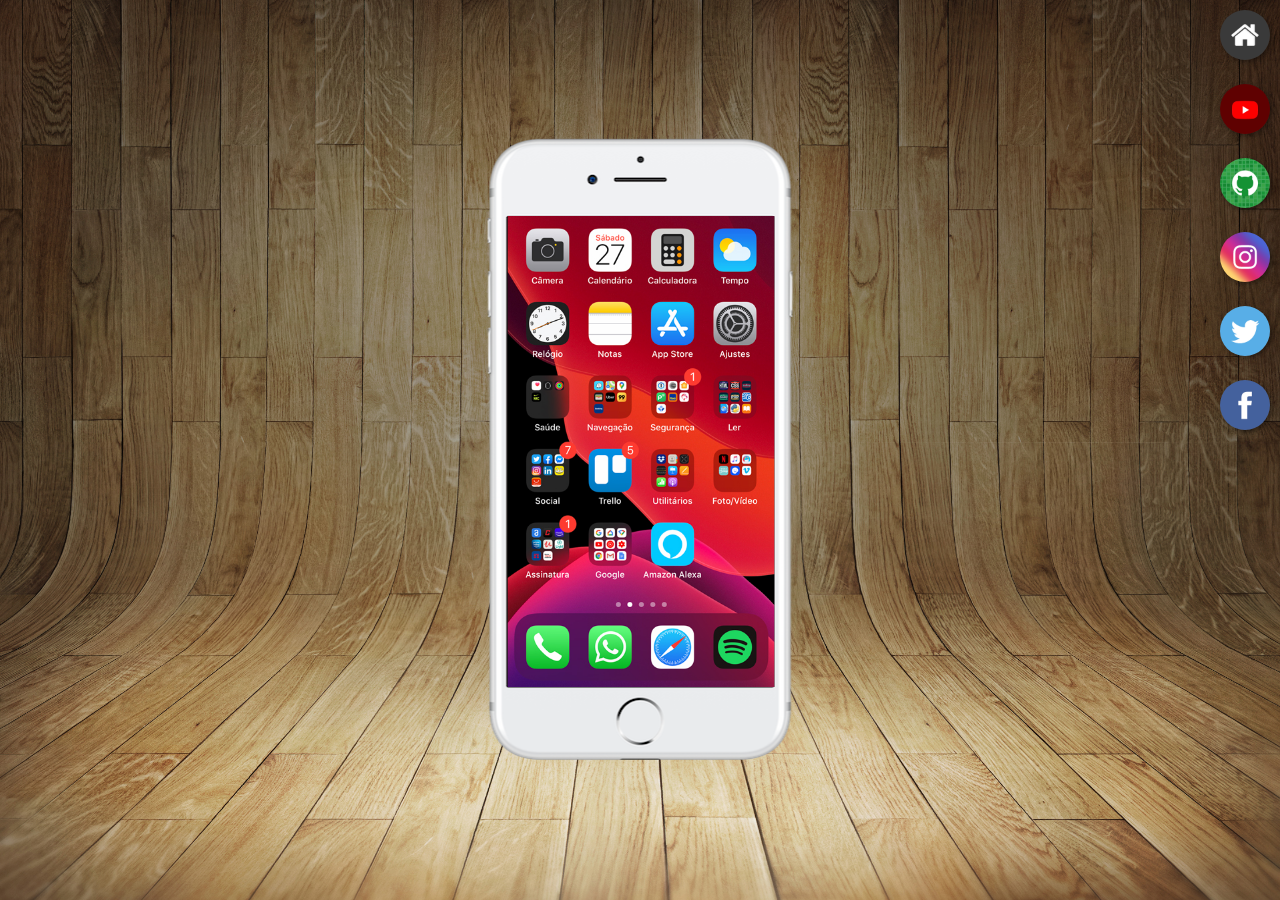
<file: index.html>
<!DOCTYPE html>
<html lang="pt-br">
<head>
    <meta charset="UTF-8">
    <meta name="viewport" content="width=device-width, initial-scale=1.0">
    <link rel="shortcut icon" href="favicon.ico" type="image/x-icon">
    <link rel="stylesheet" href="estilos/style.css">
    <title>Projeto Redes Social</title>
    
</head>
<body>
    <main>
        <section id="telefone">
            <iframe src="home.html" name="tela" id="tela" frameborder="0">
                Seu navegador não é compatível com isso.
            </iframe>
        </section>

        <section id="redes-sociais">
            <a href="home.html" target="tela"><img src="imagens/logo-home.jpg" alt="Home"></a> <br>
            <a href="youtube.html" target="tela"><img src="imagens/logo-youtube.jpg" alt="YouTube"></a> <br>
            <a href="github.html" target="tela"><img src="imagens/logo-github.jpg" alt="GitHub"></a> <br>
            <a href="instagram.html" target="tela"><img src="imagens/logo-instagram.jpg" alt="Instagram"></a> <br>
            <a href="twitter.html" target="tela"><img src="imagens/logo-twitter.jpg" alt="Twitter"></a> <br>
            <a href="facebook.html" target="tela"><img src="imagens/logo-facebook.jpg" alt="Facebook"></a>
            
        </section>
    </main>
    
</body>
</html>
</file>
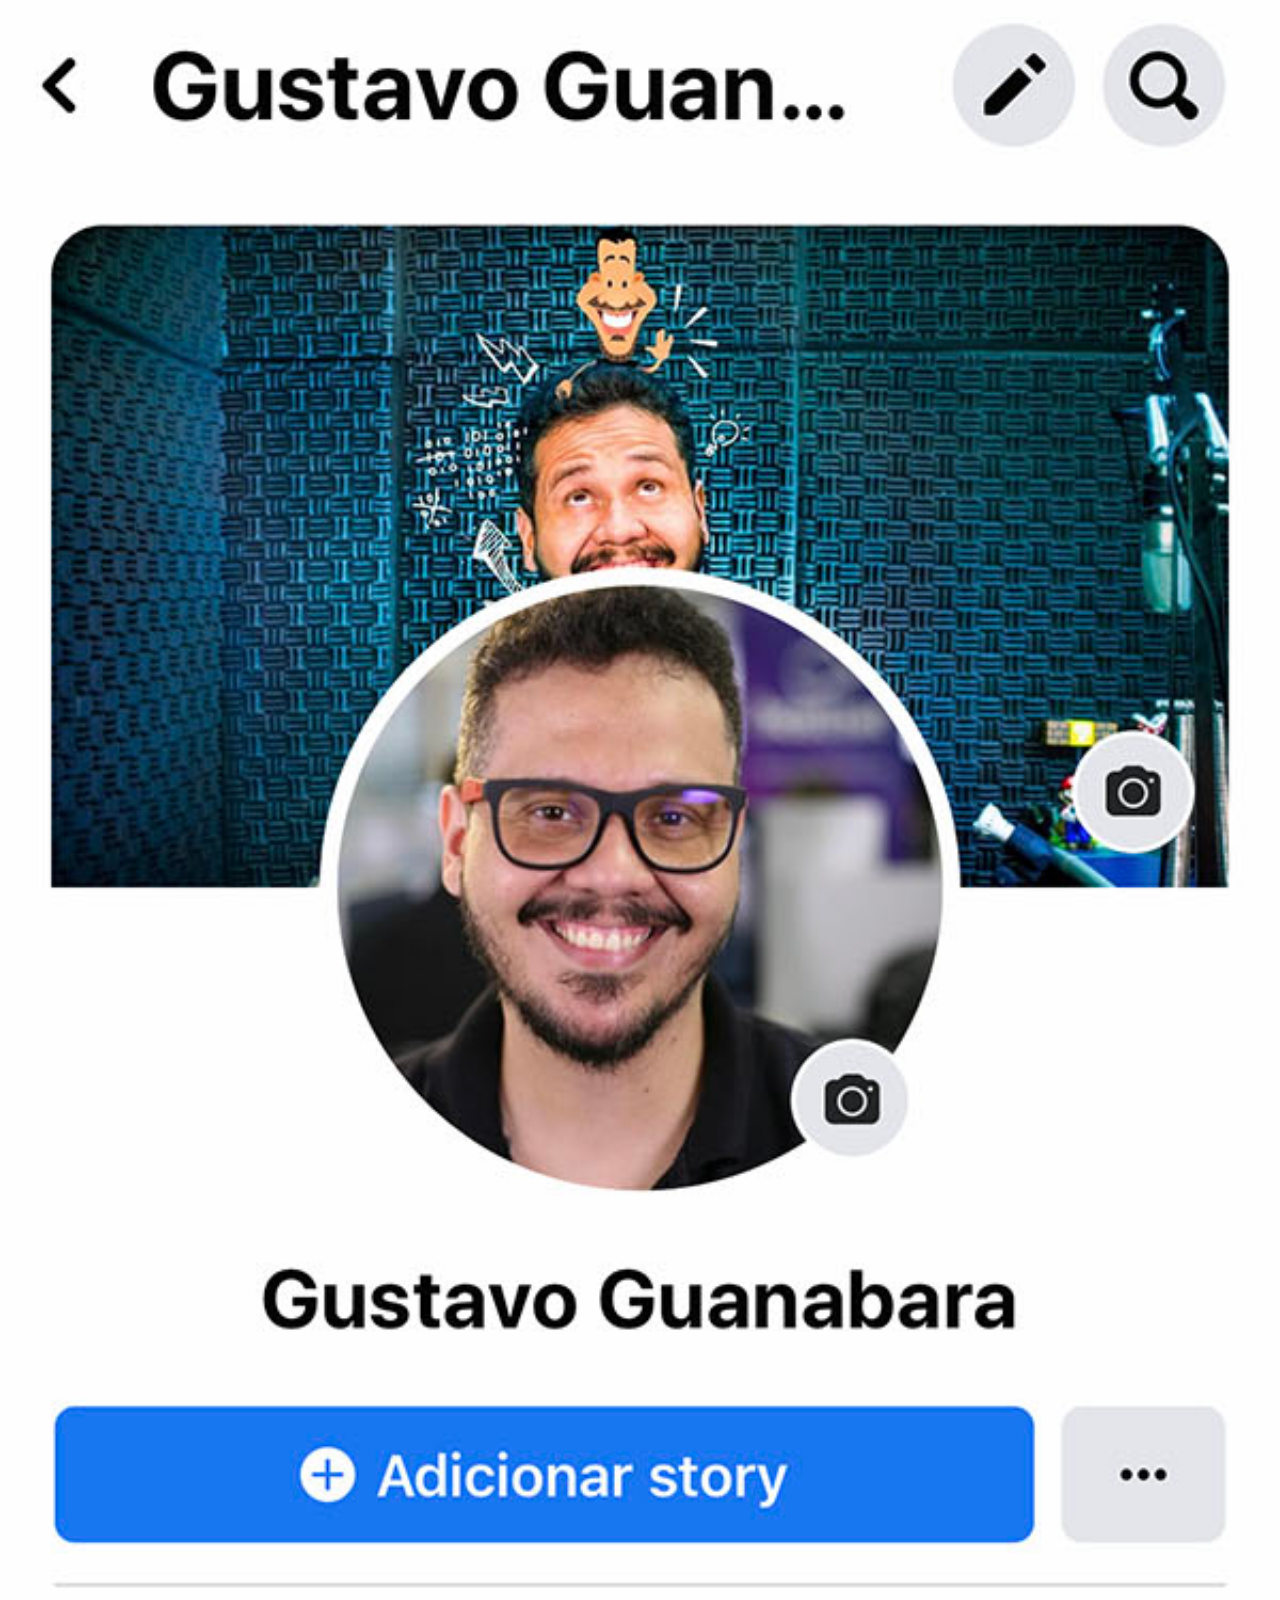
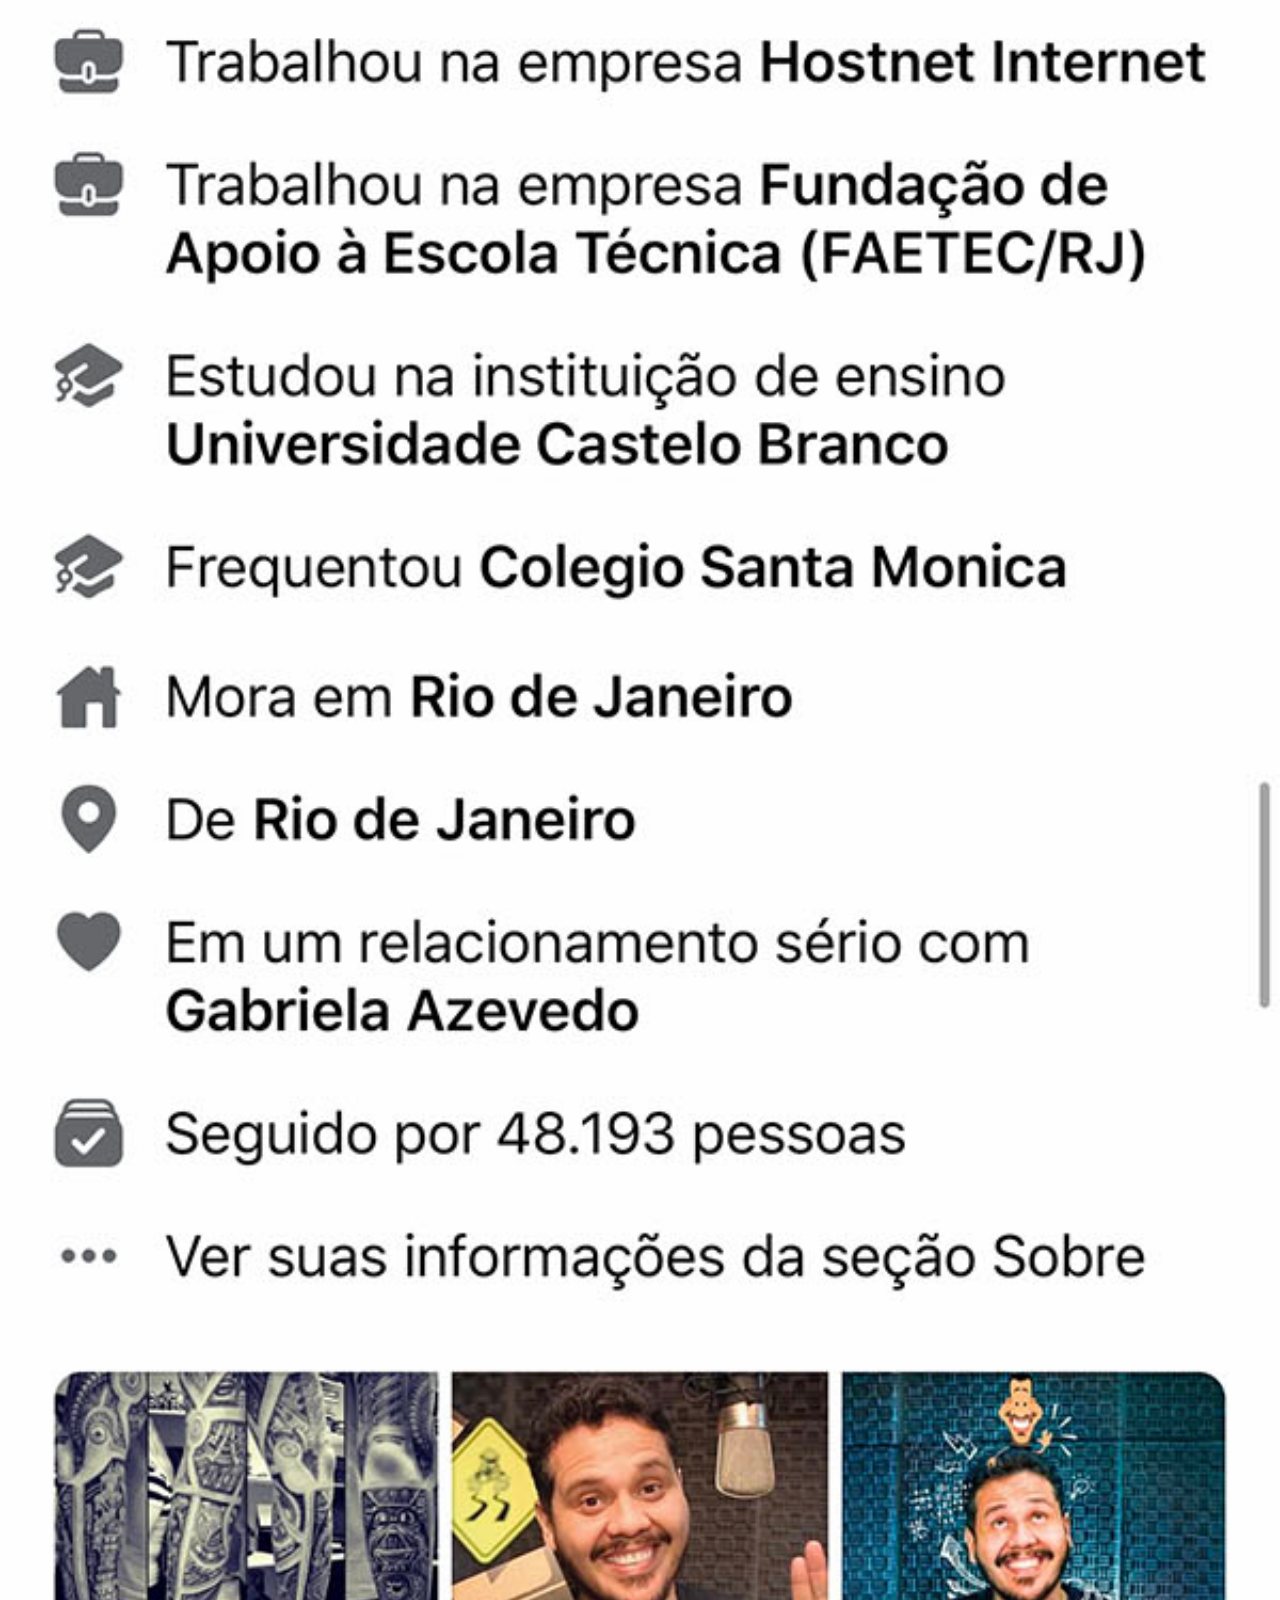
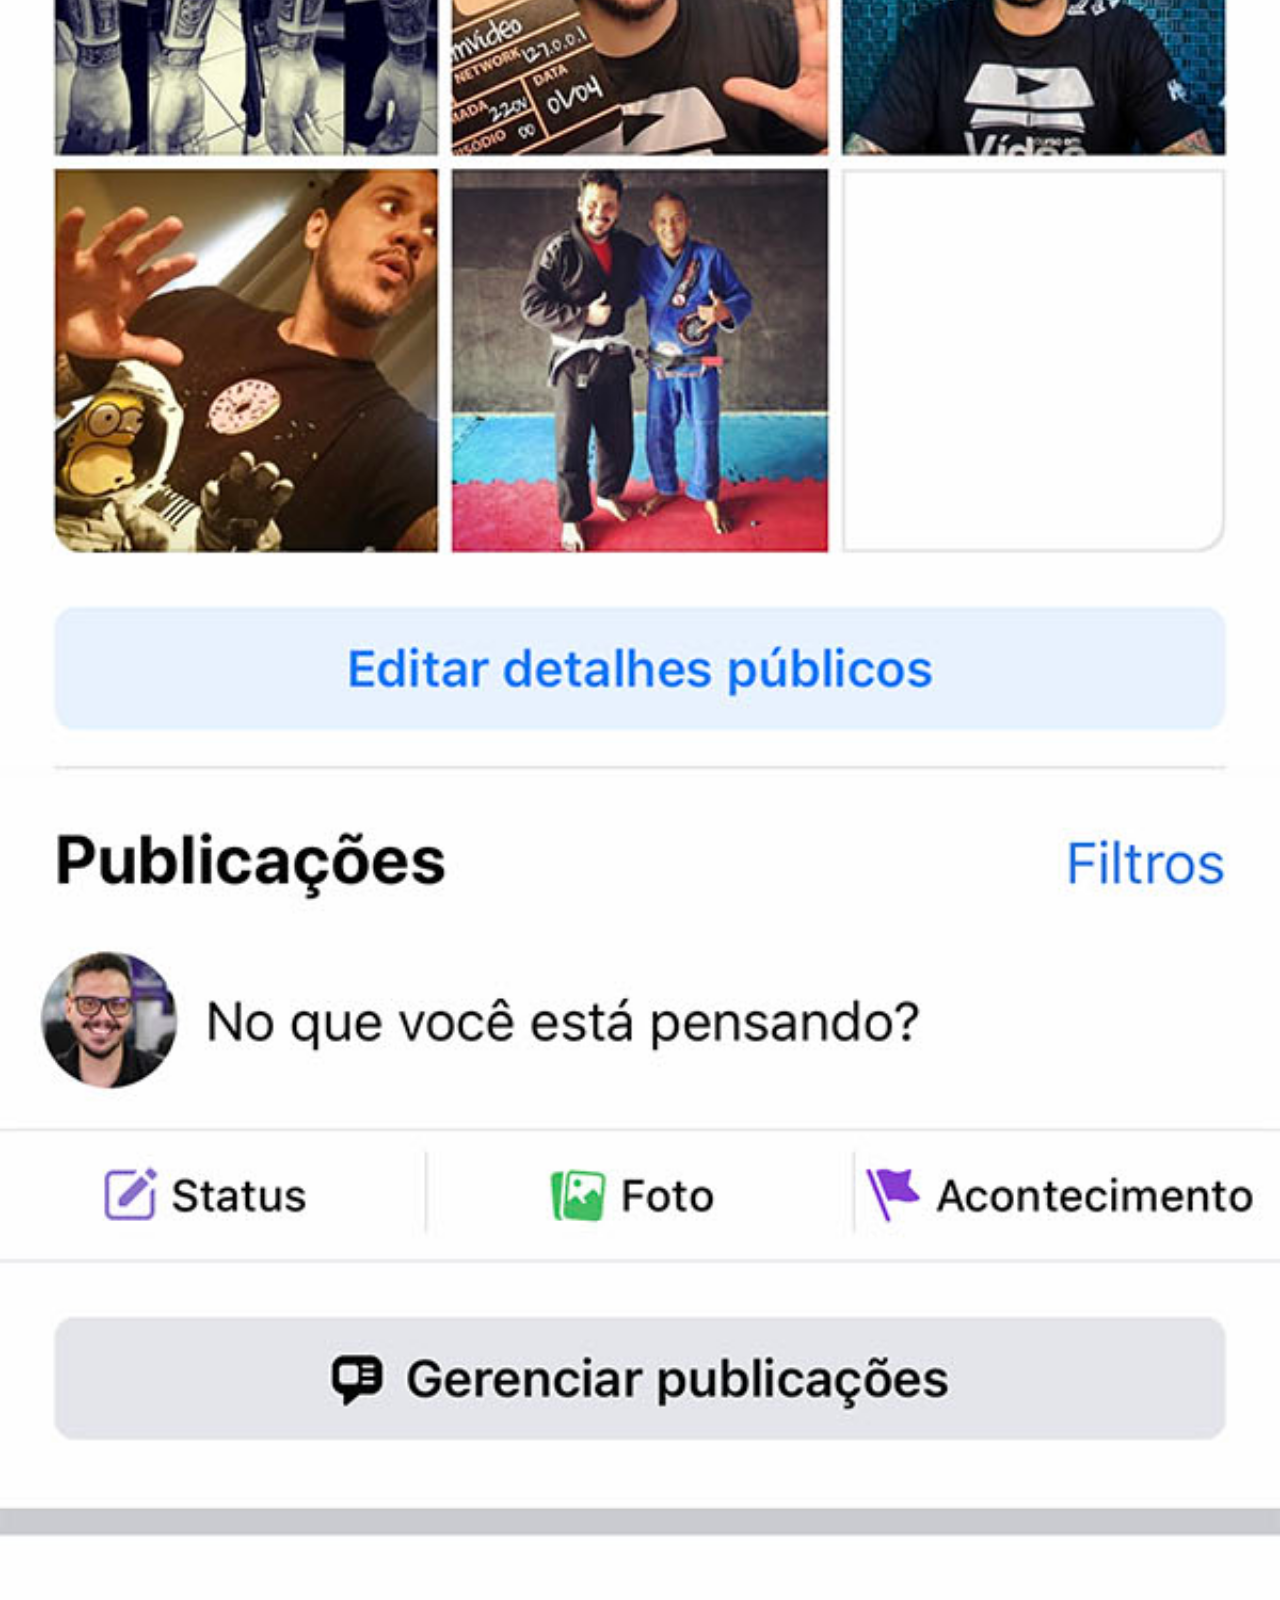
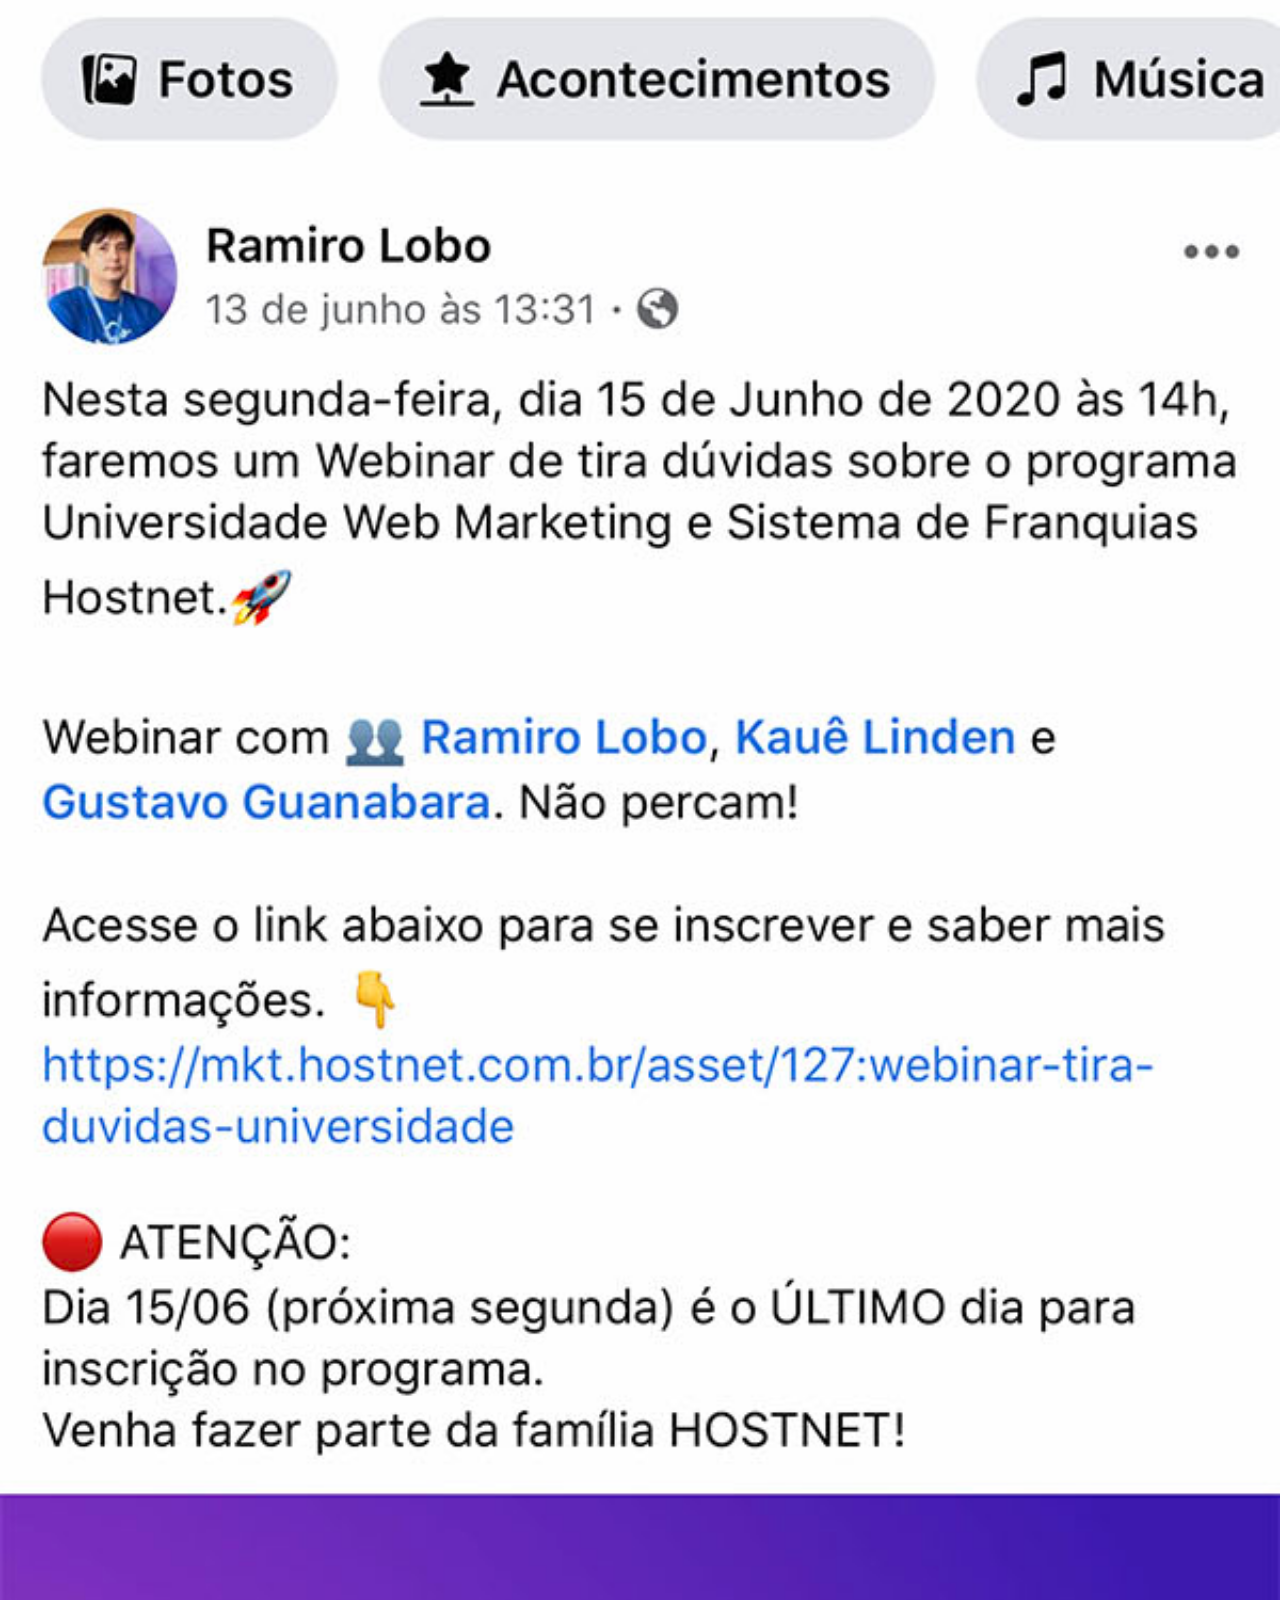
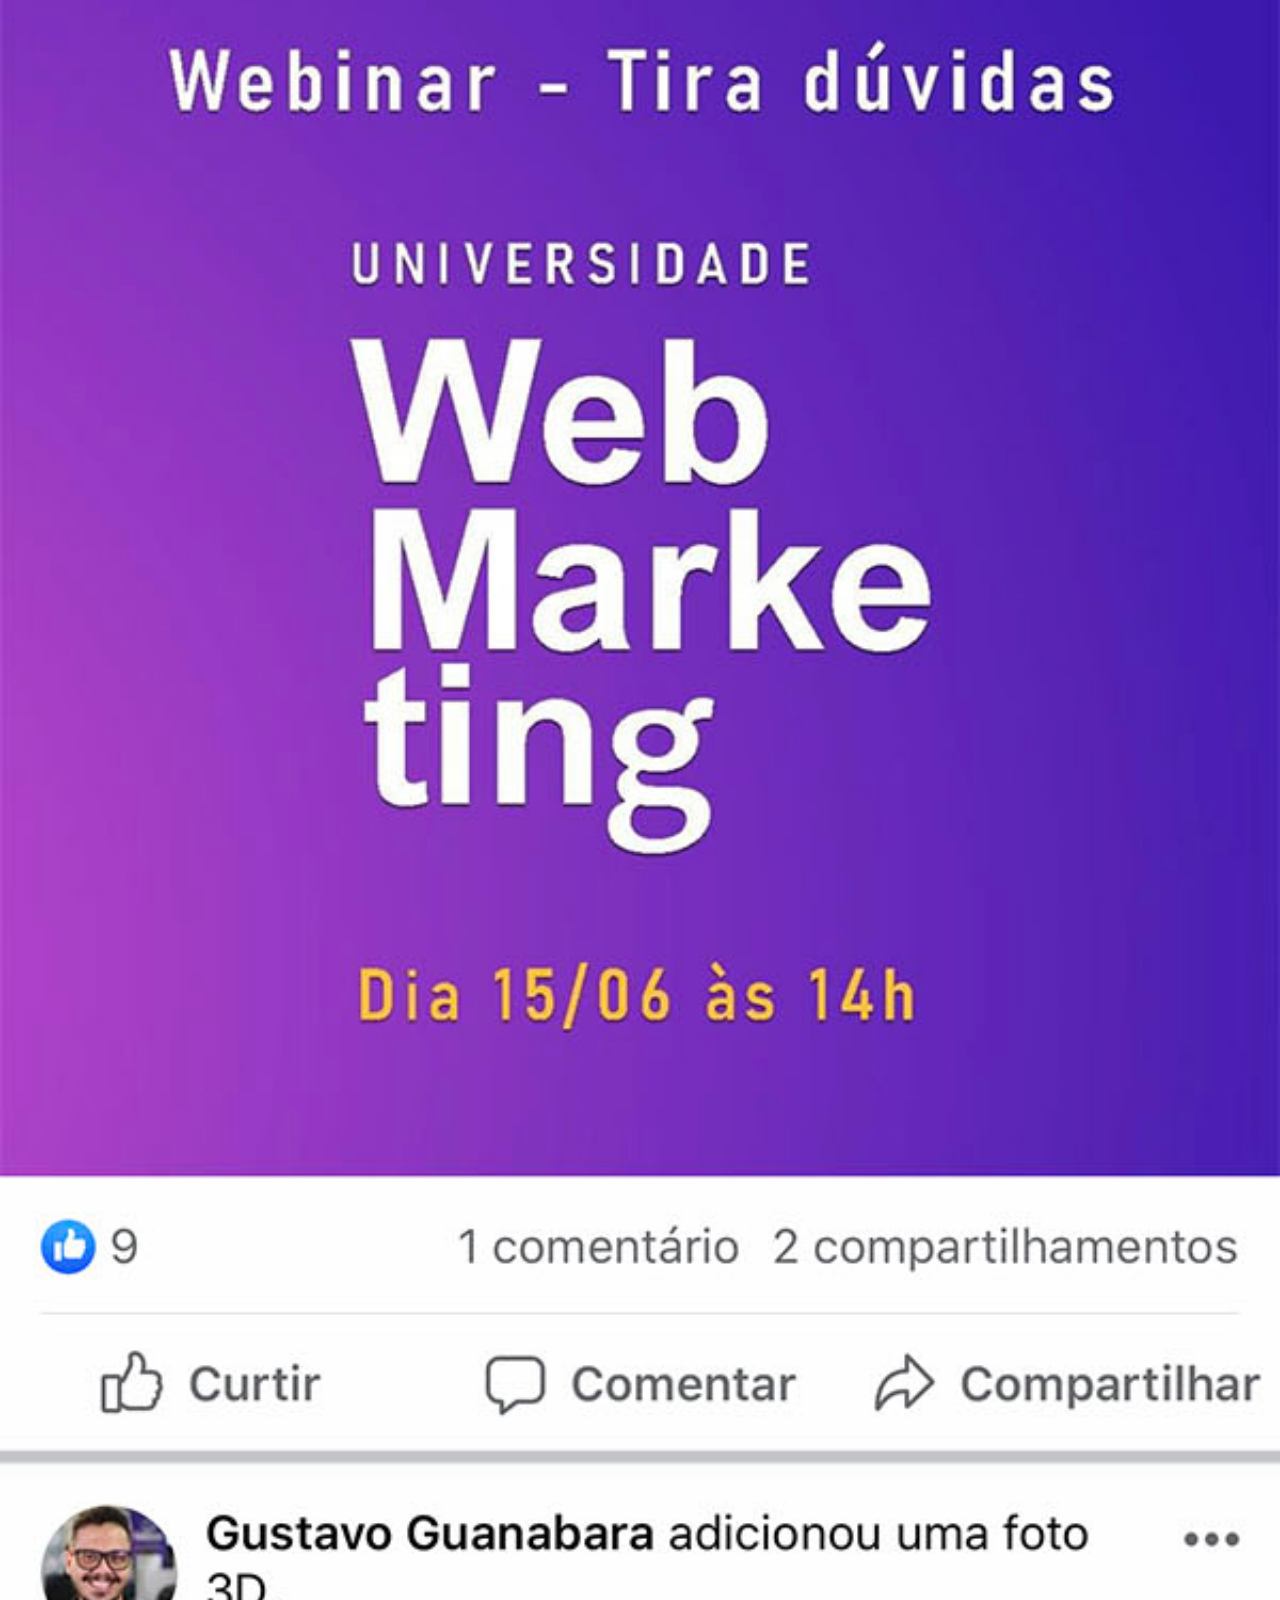
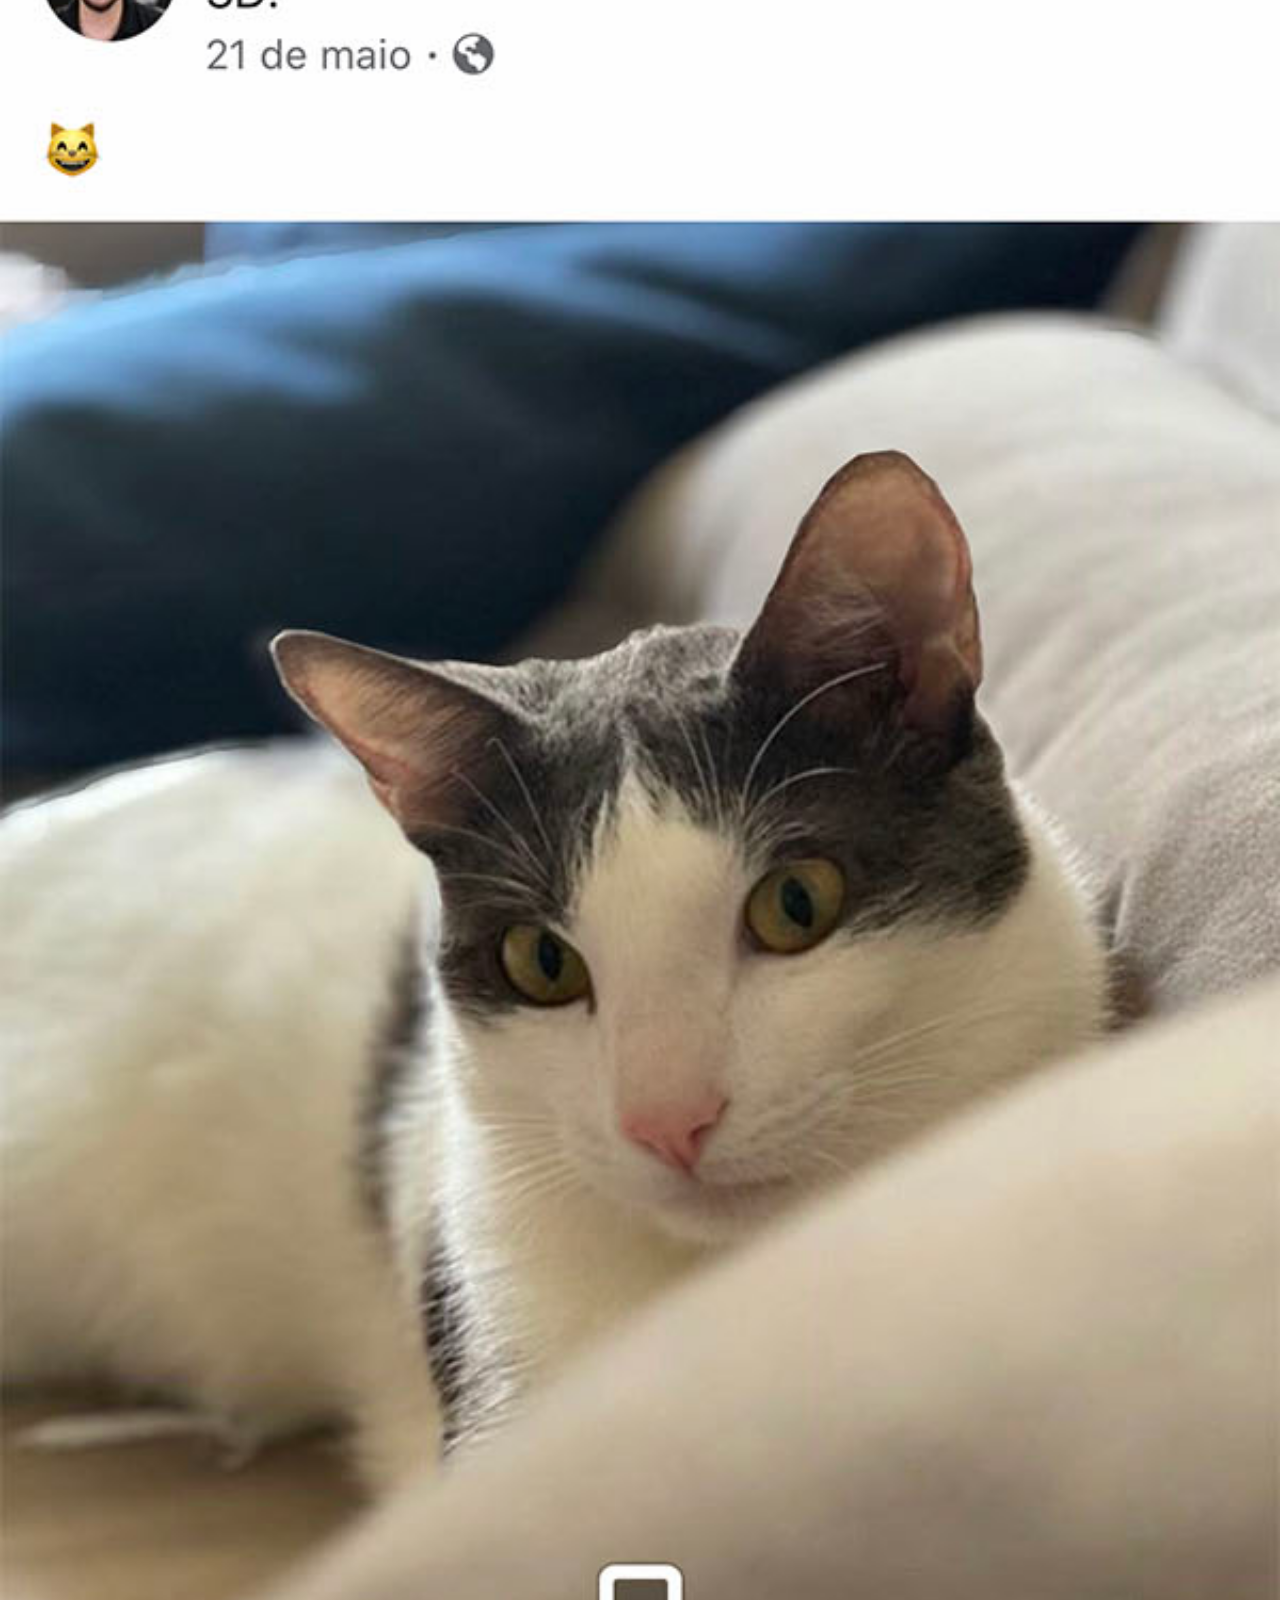
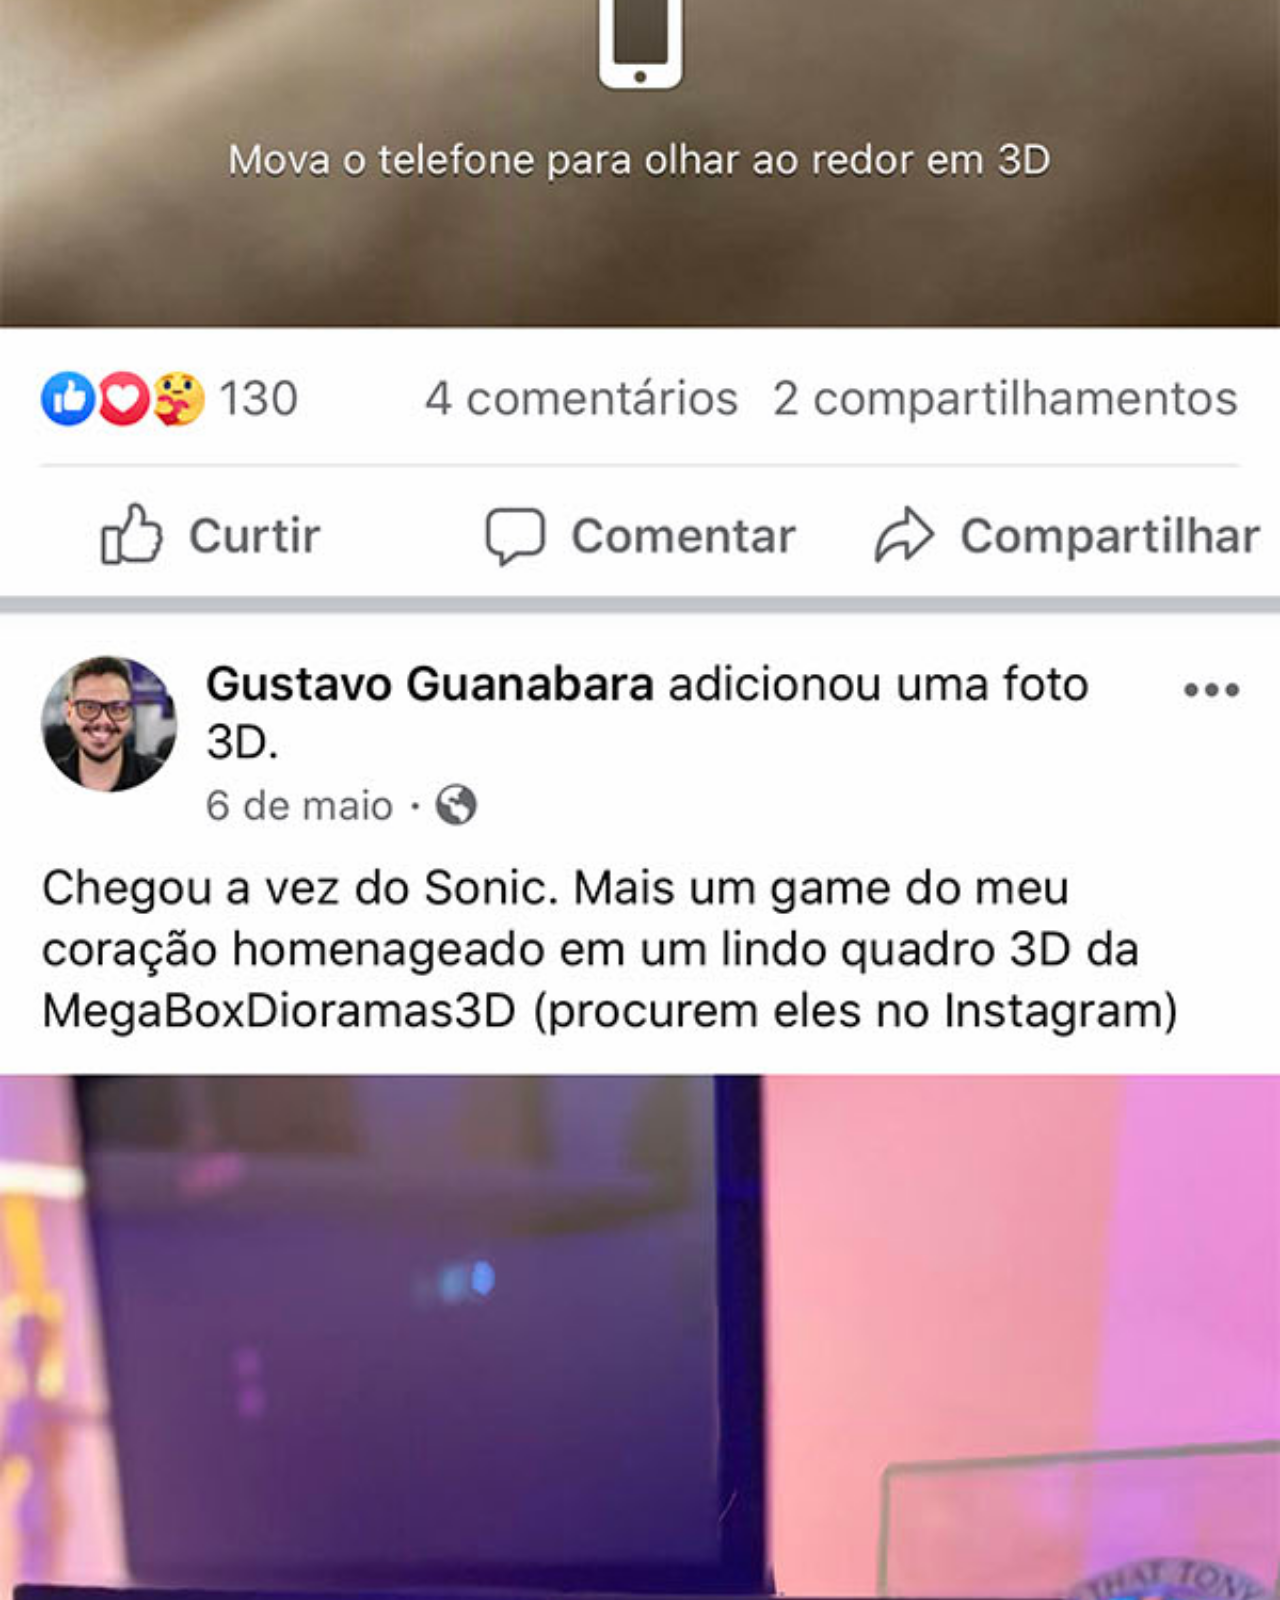
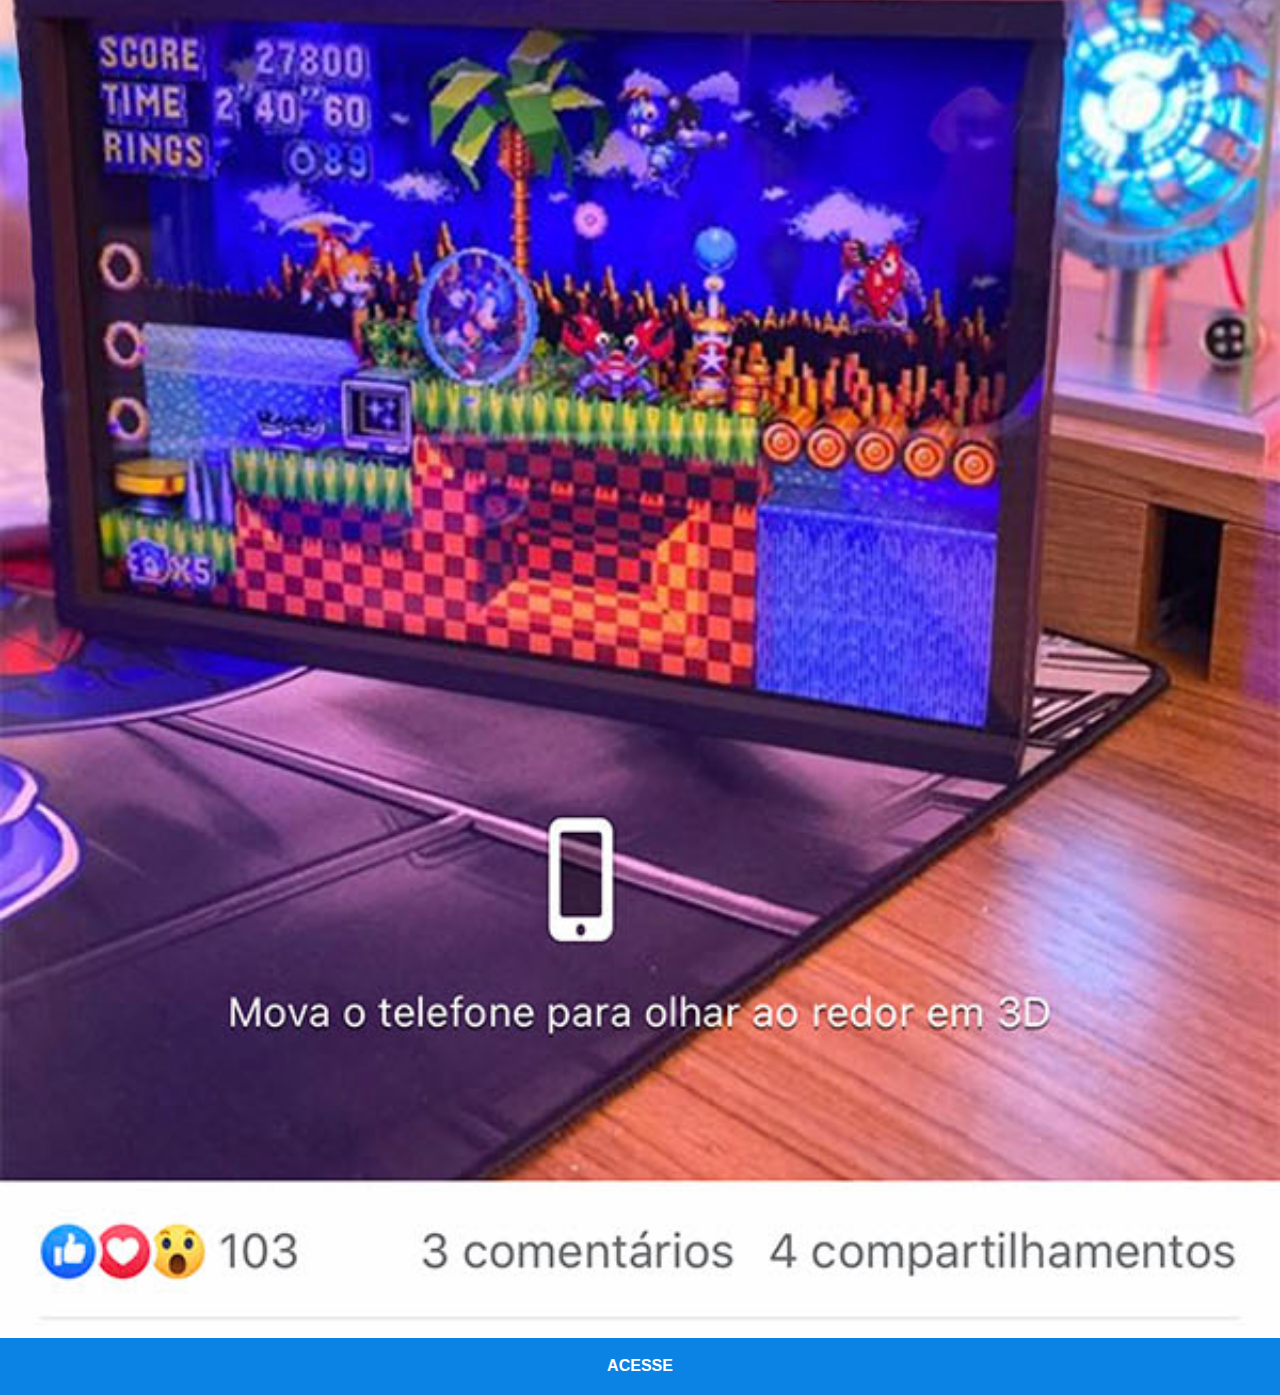
<file: facebook.html>
<!DOCTYPE html>
<html lang="pt-br">
<head>
    <meta charset="UTF-8">
    <meta name="viewport" content="width=device-width, initial-scale=1.0">
    <title>Facebook</title>
    <link rel="stylesheet" href="estilos/social.css">
</head>
<body>
    <img src="imagens/tela-facebook.jpg" alt="Facebook">
    <a href="#">ACESSE</a>
</body>
</html>
</file>
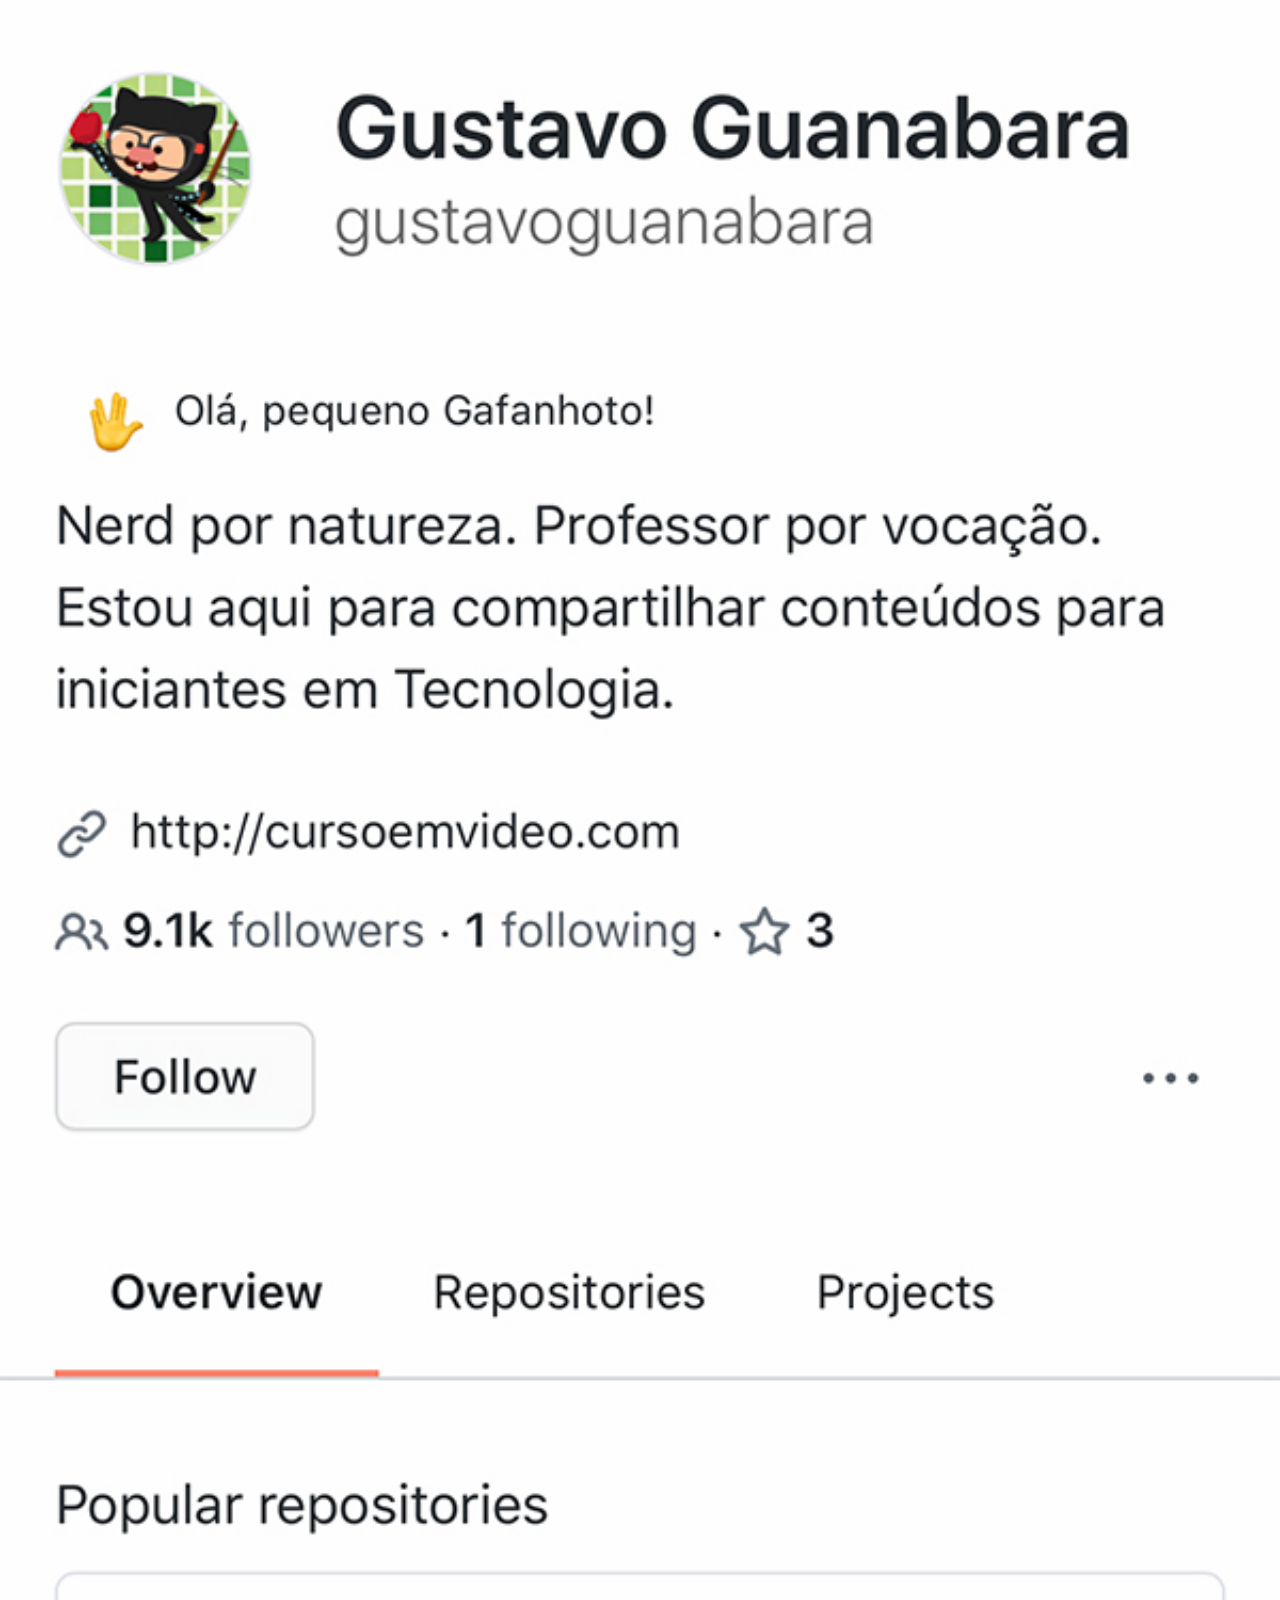
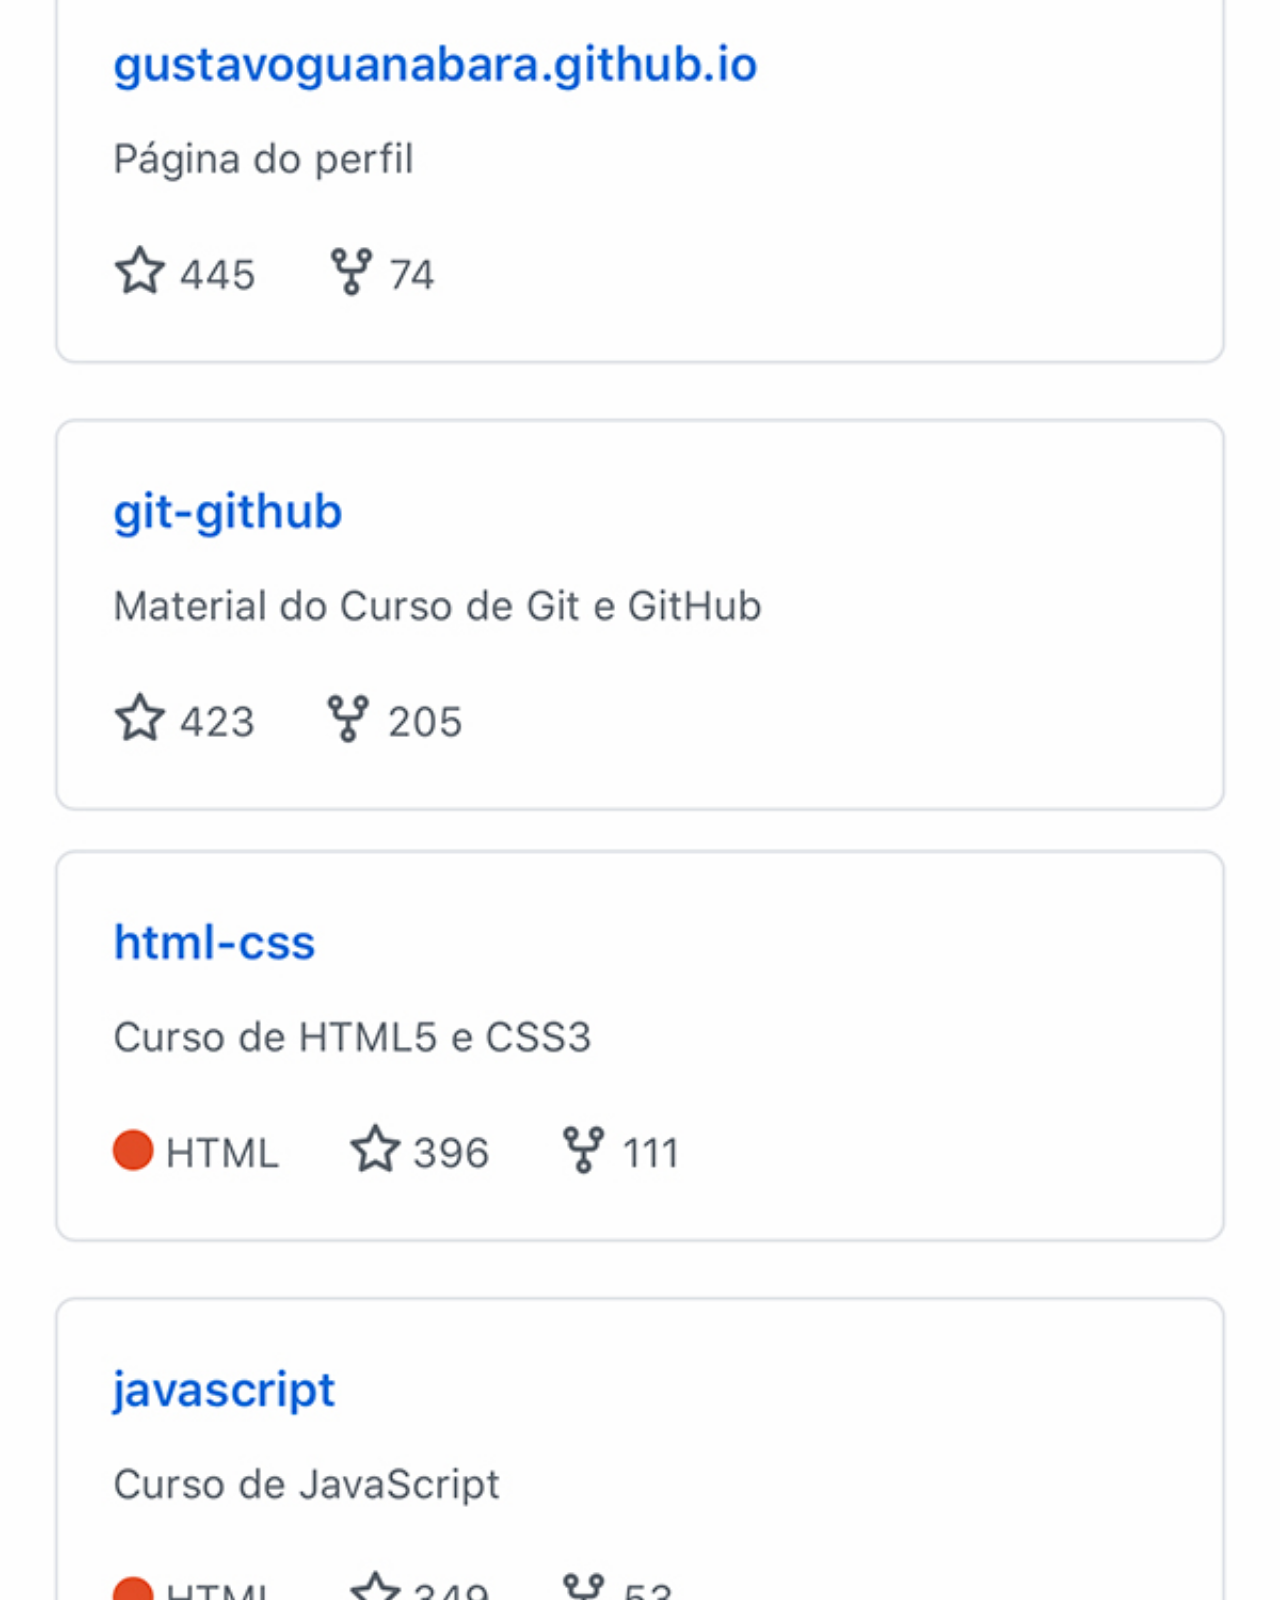
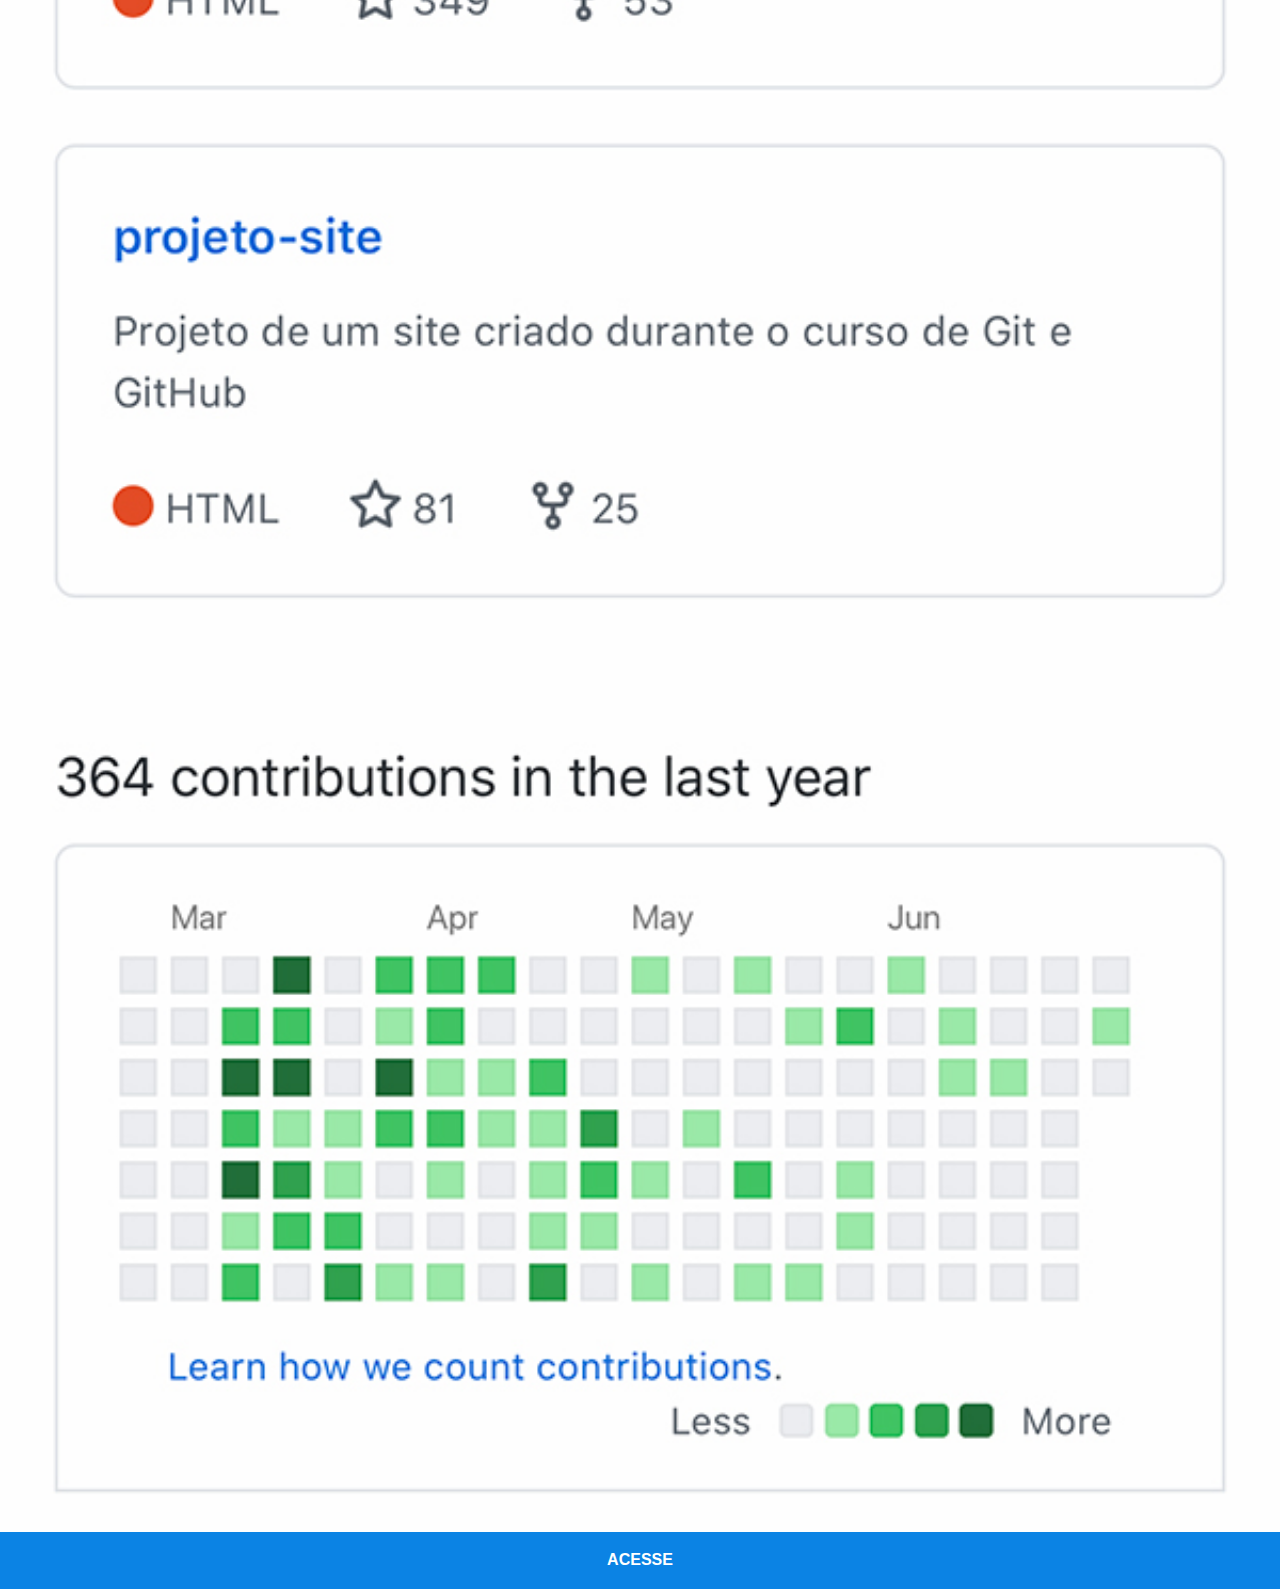
<file: github.html>
<!DOCTYPE html>
<html lang="pt-br">
<head>
    <meta charset="UTF-8">
    <meta name="viewport" content="width=device-width, initial-scale=1.0">
    <title>GitHub</title>
    <link rel="stylesheet" href="estilos/social.css">
</head>
<body>
    <img src="imagens/tela-github.jpg" alt="GitHub">
    <a href="https://github.com/gustavoguanabara" target="_blank">ACESSE</a>
</body>
</html>
</file>
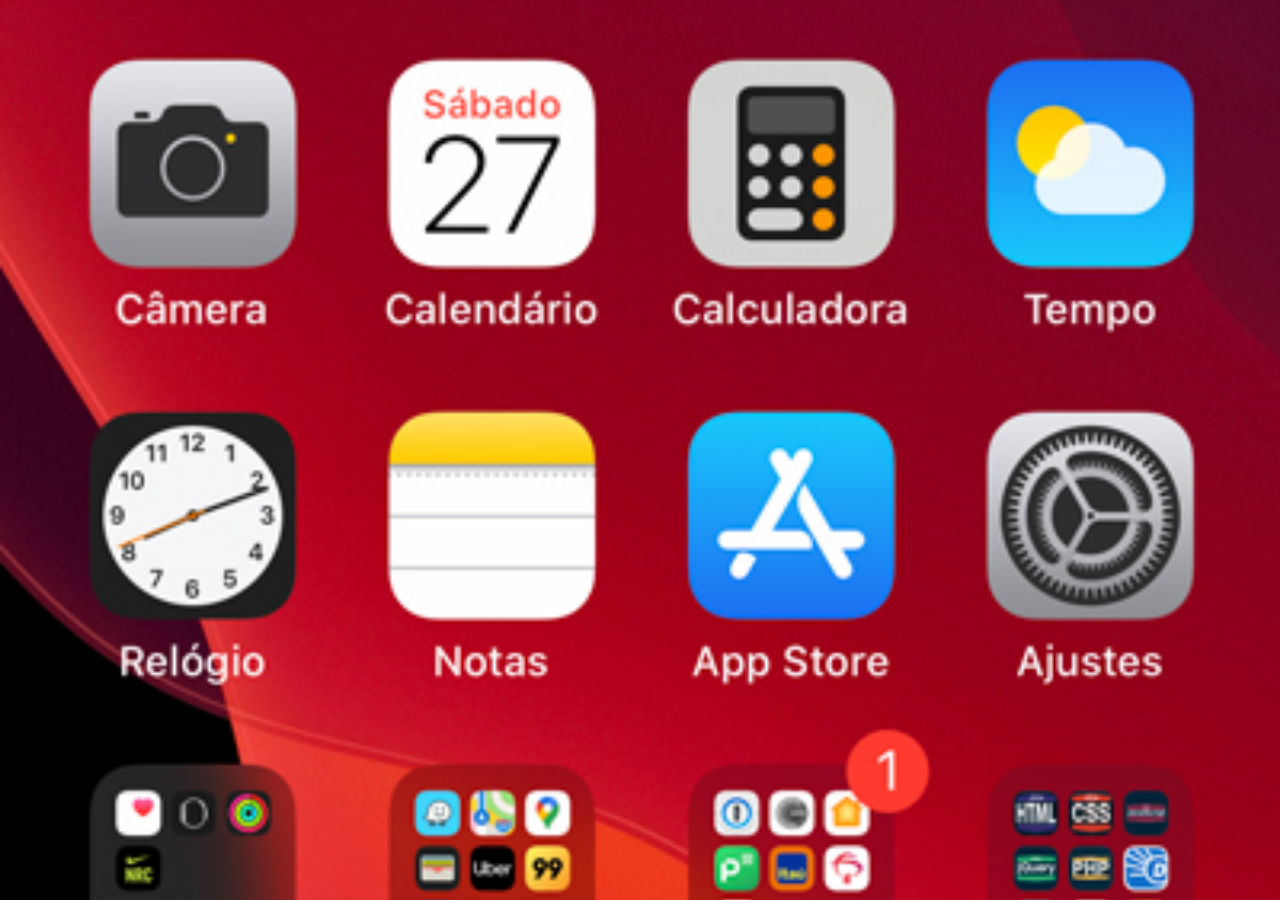
<file: home.html>
<!DOCTYPE html>
<html lang="pt-br">
<head>
    <meta charset="UTF-8">
    <meta name="viewport" content="width=device-width, initial-scale=1.0">
    <title>Home</title>
</head>
<style>
 * {
    margin: 0px;
    padding: 0px;
 }
 body {
    width: 100vw;
    height: 100vh;
    background: black url(imagens/tela-home.jpg) no-repeat top center;
    background-size: cover;
 }
</style>

<body>

    
</body>
</html>
</file>
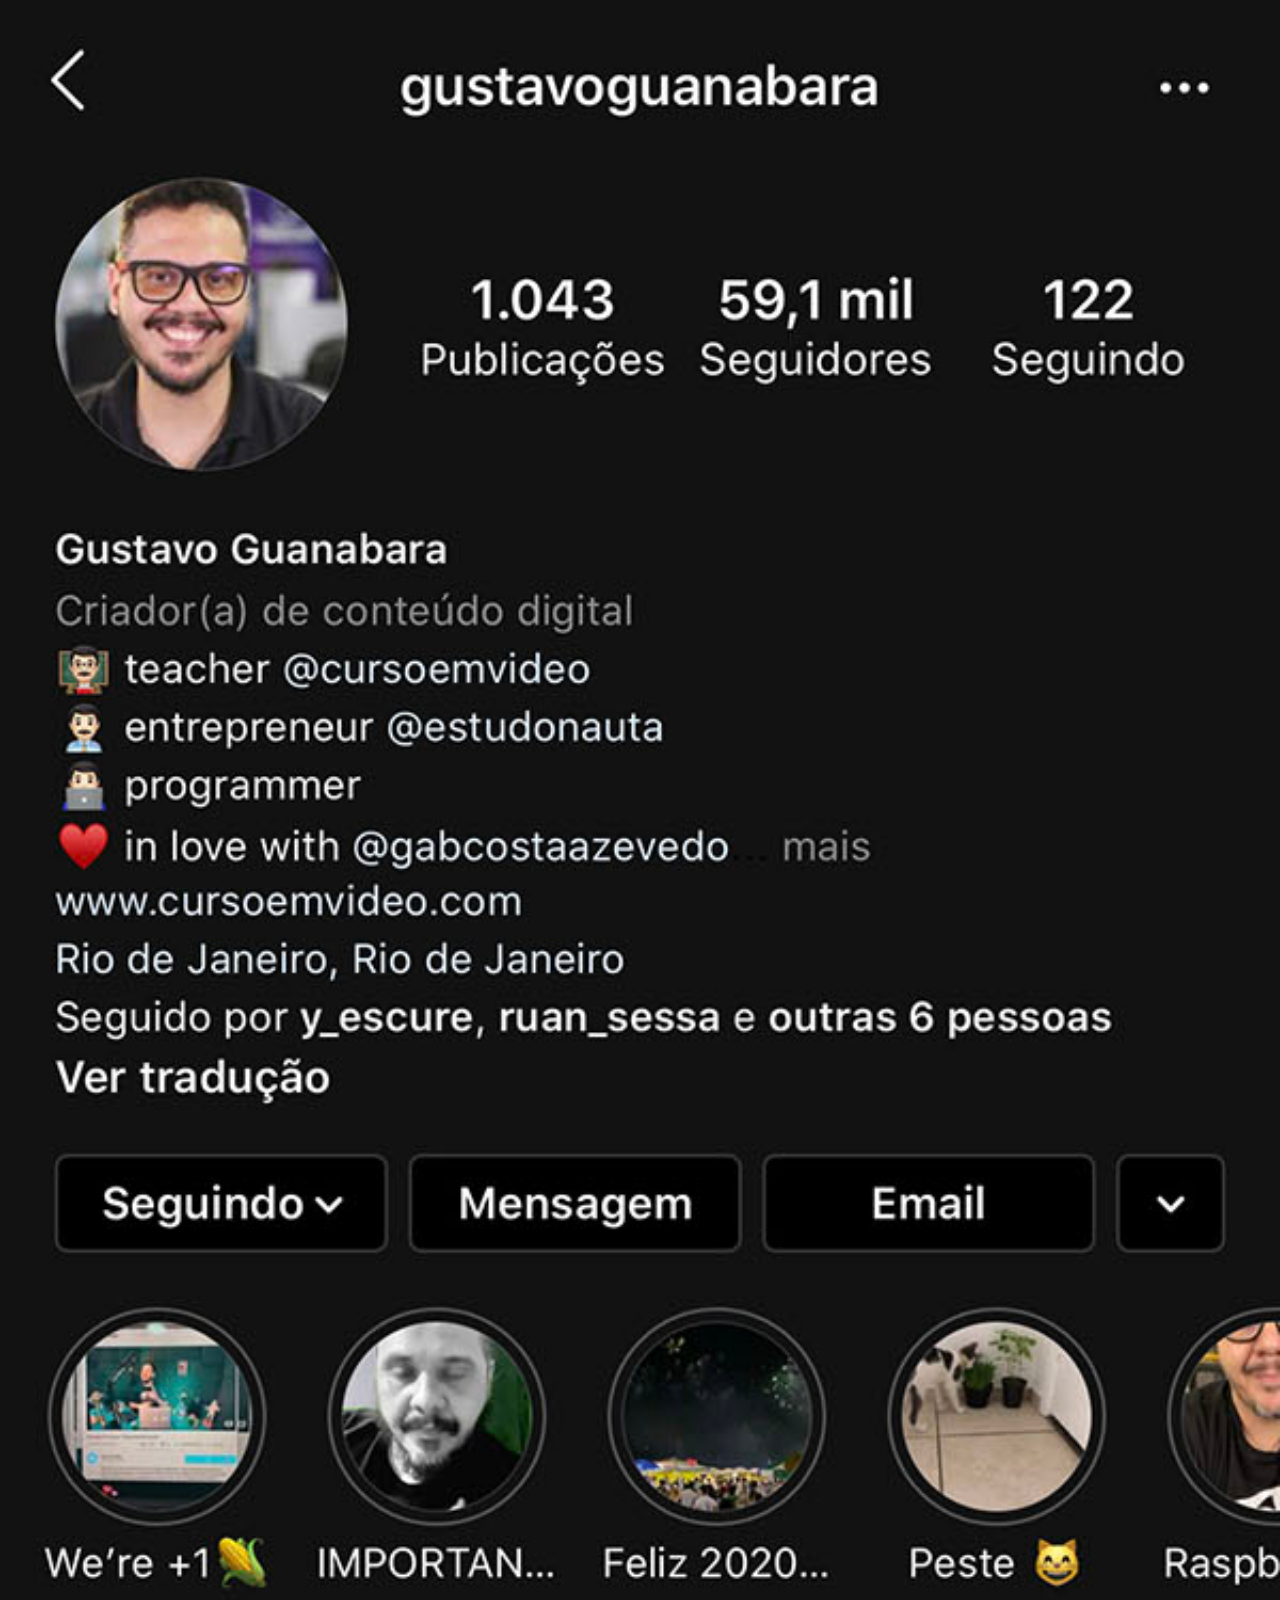
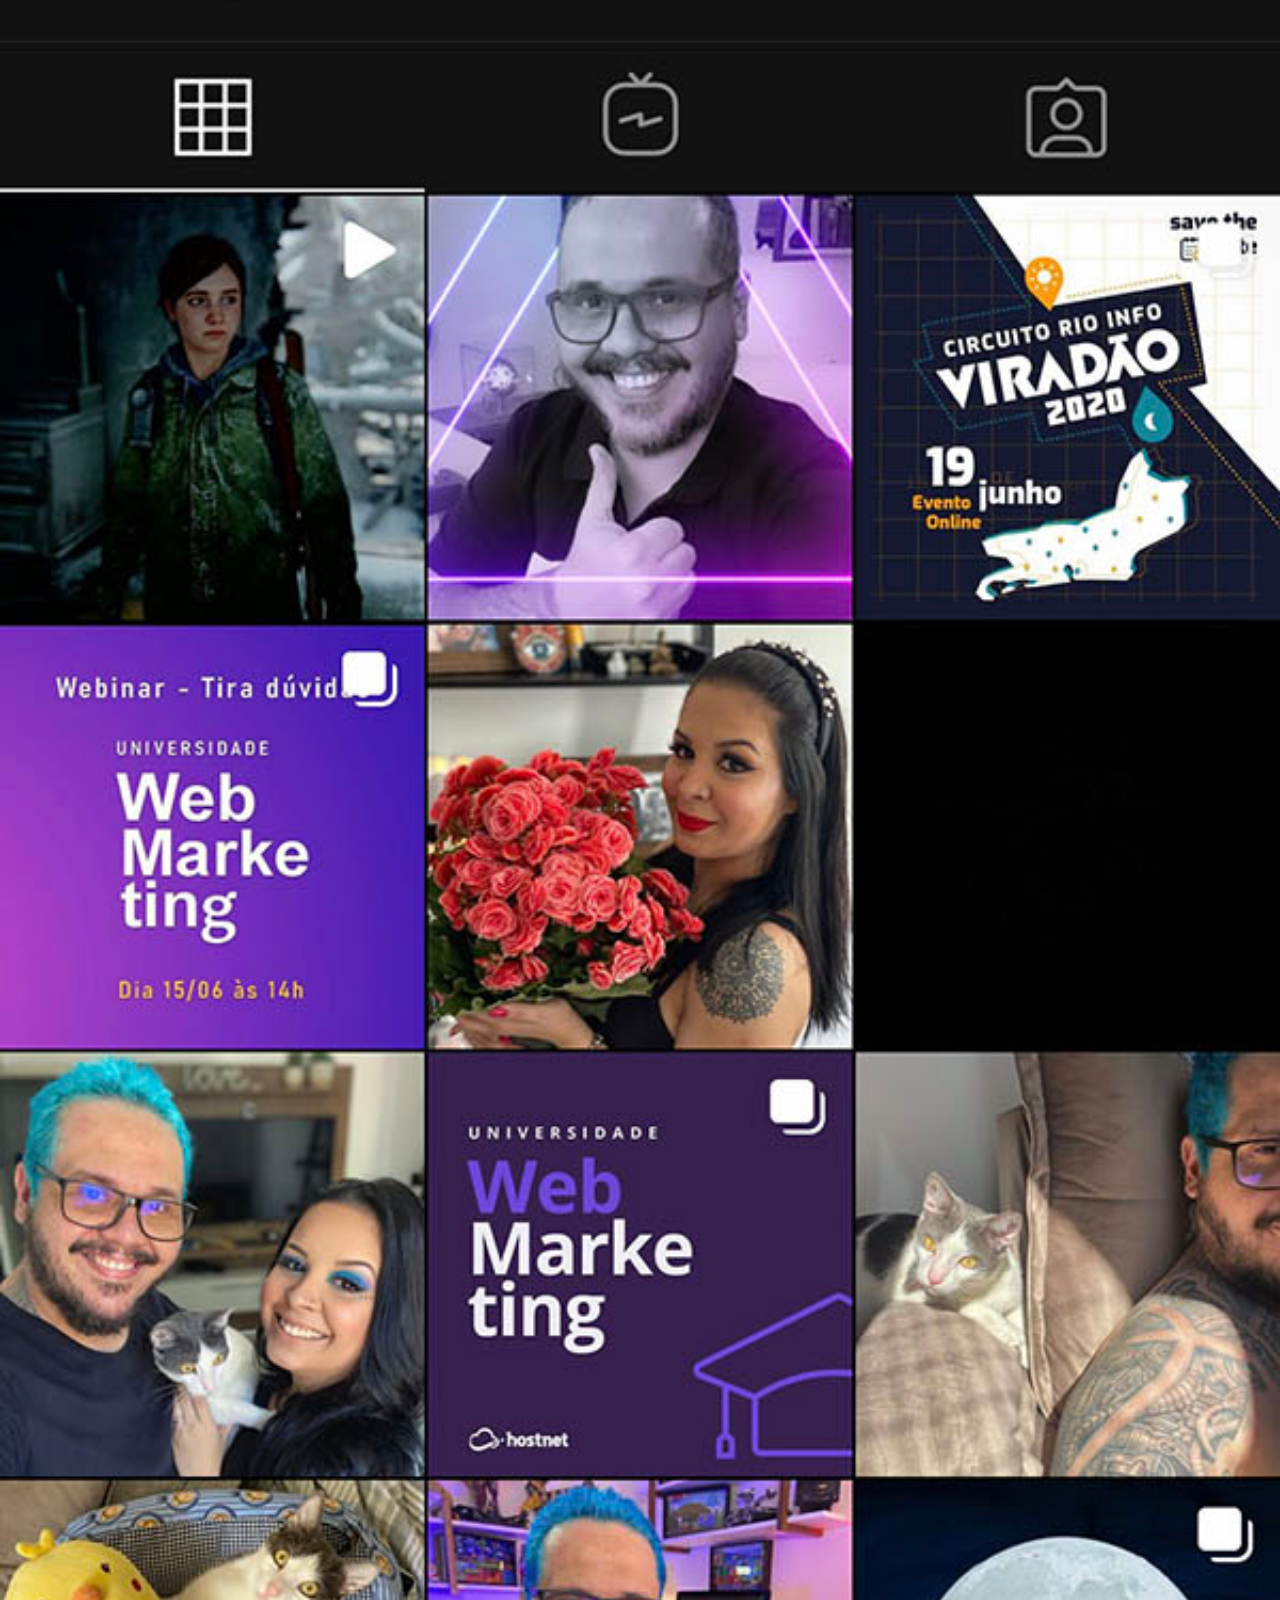
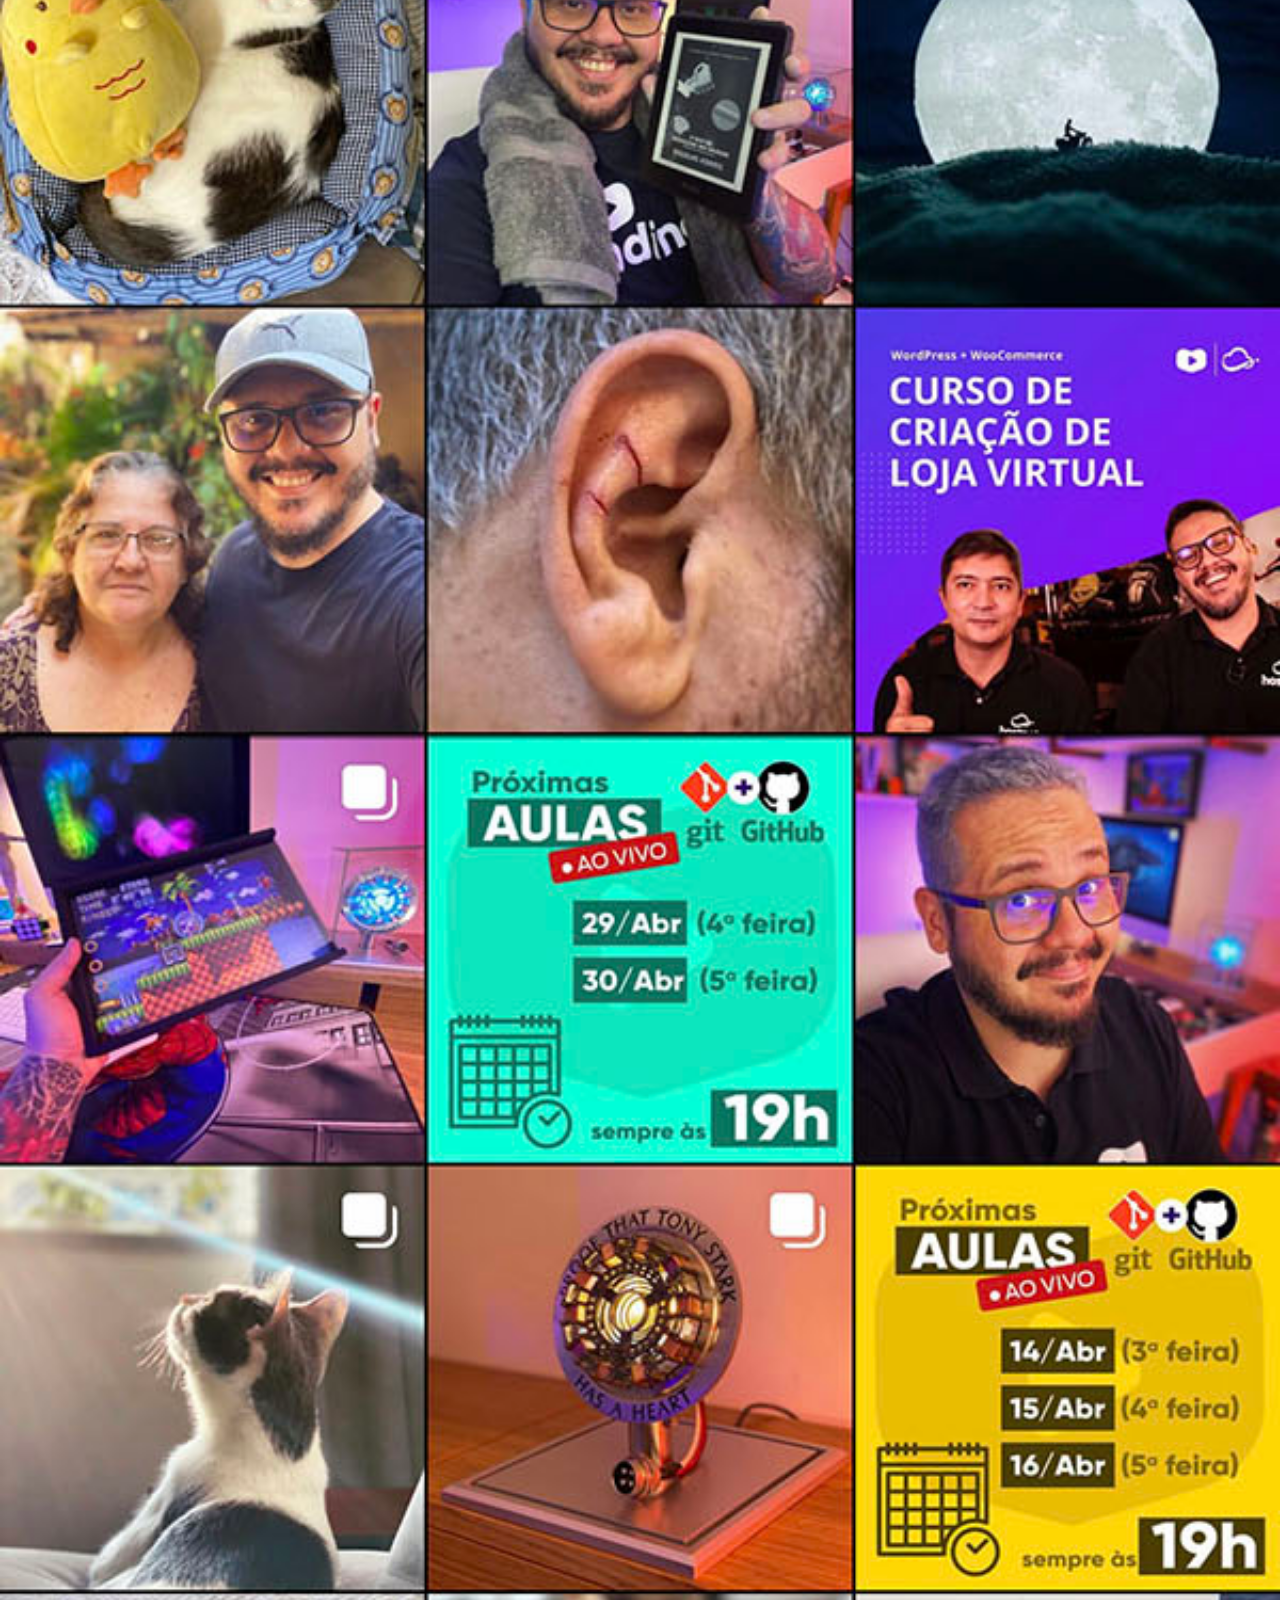
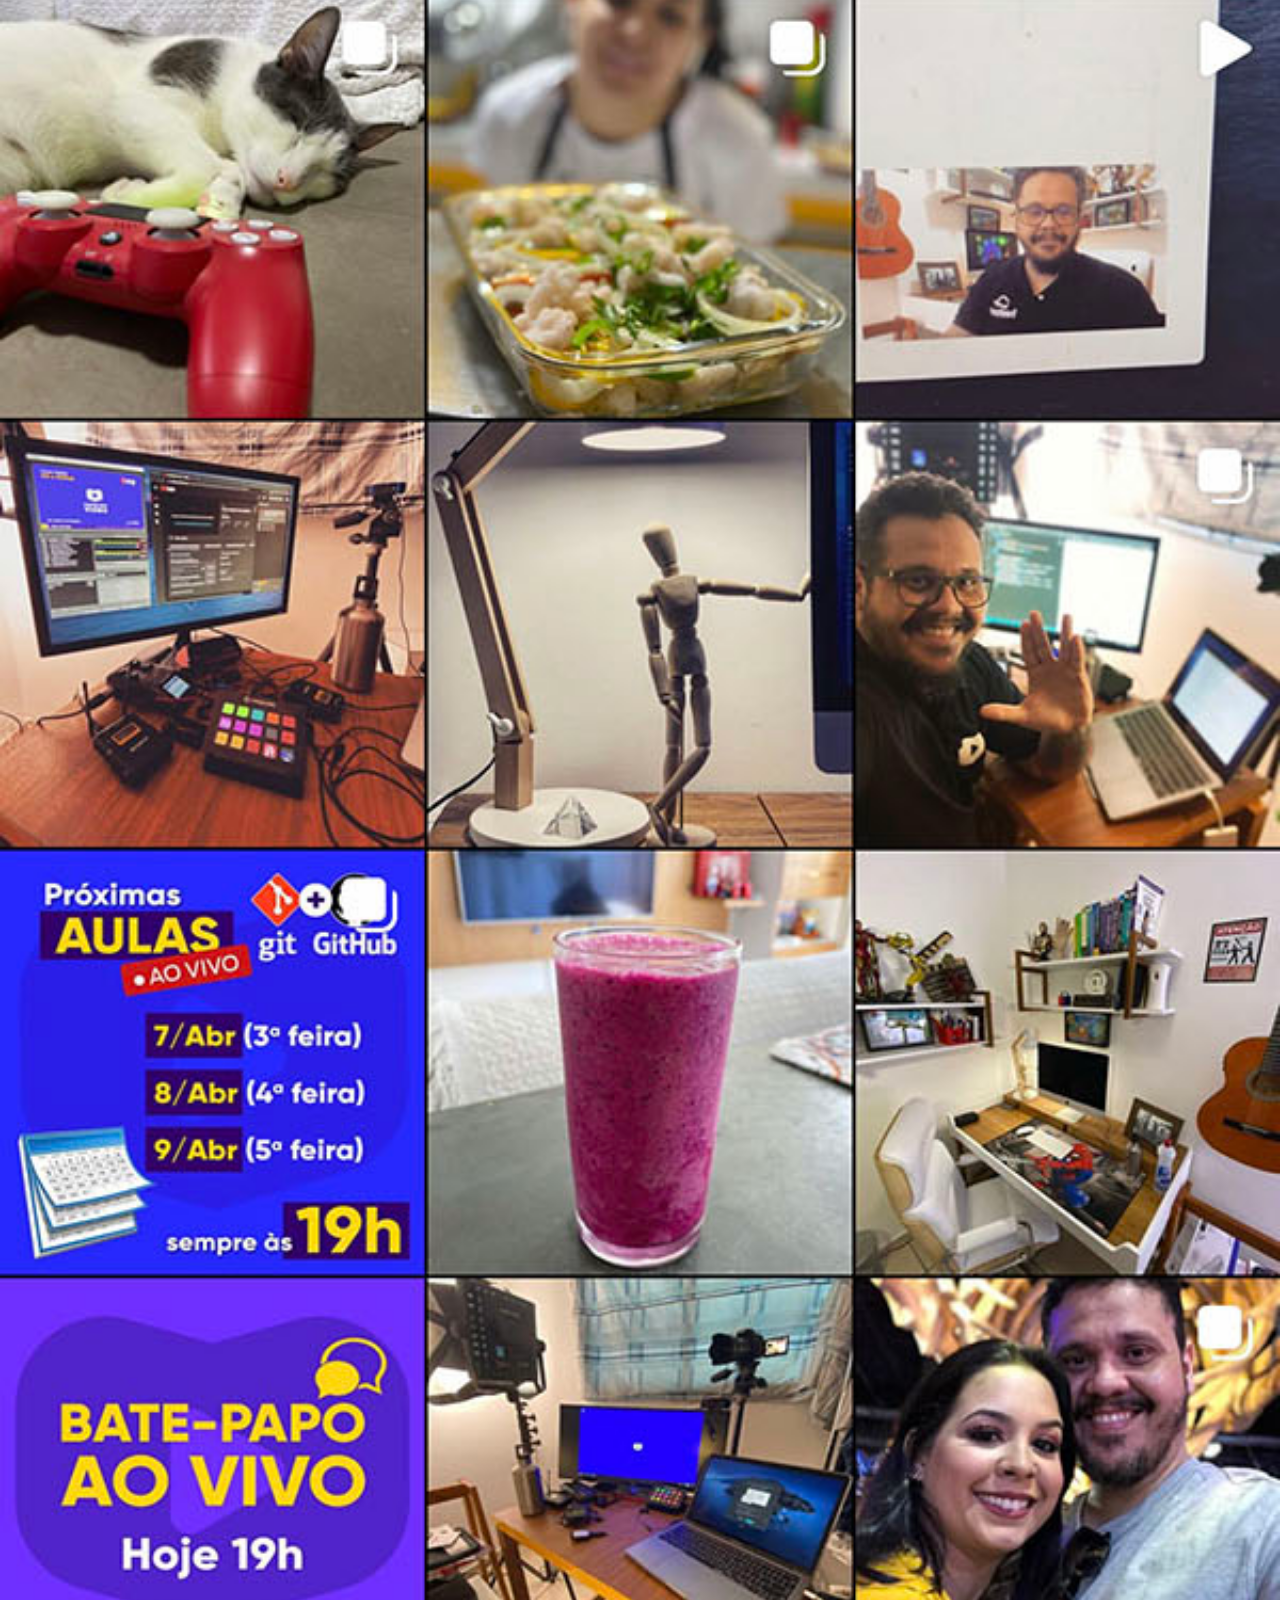
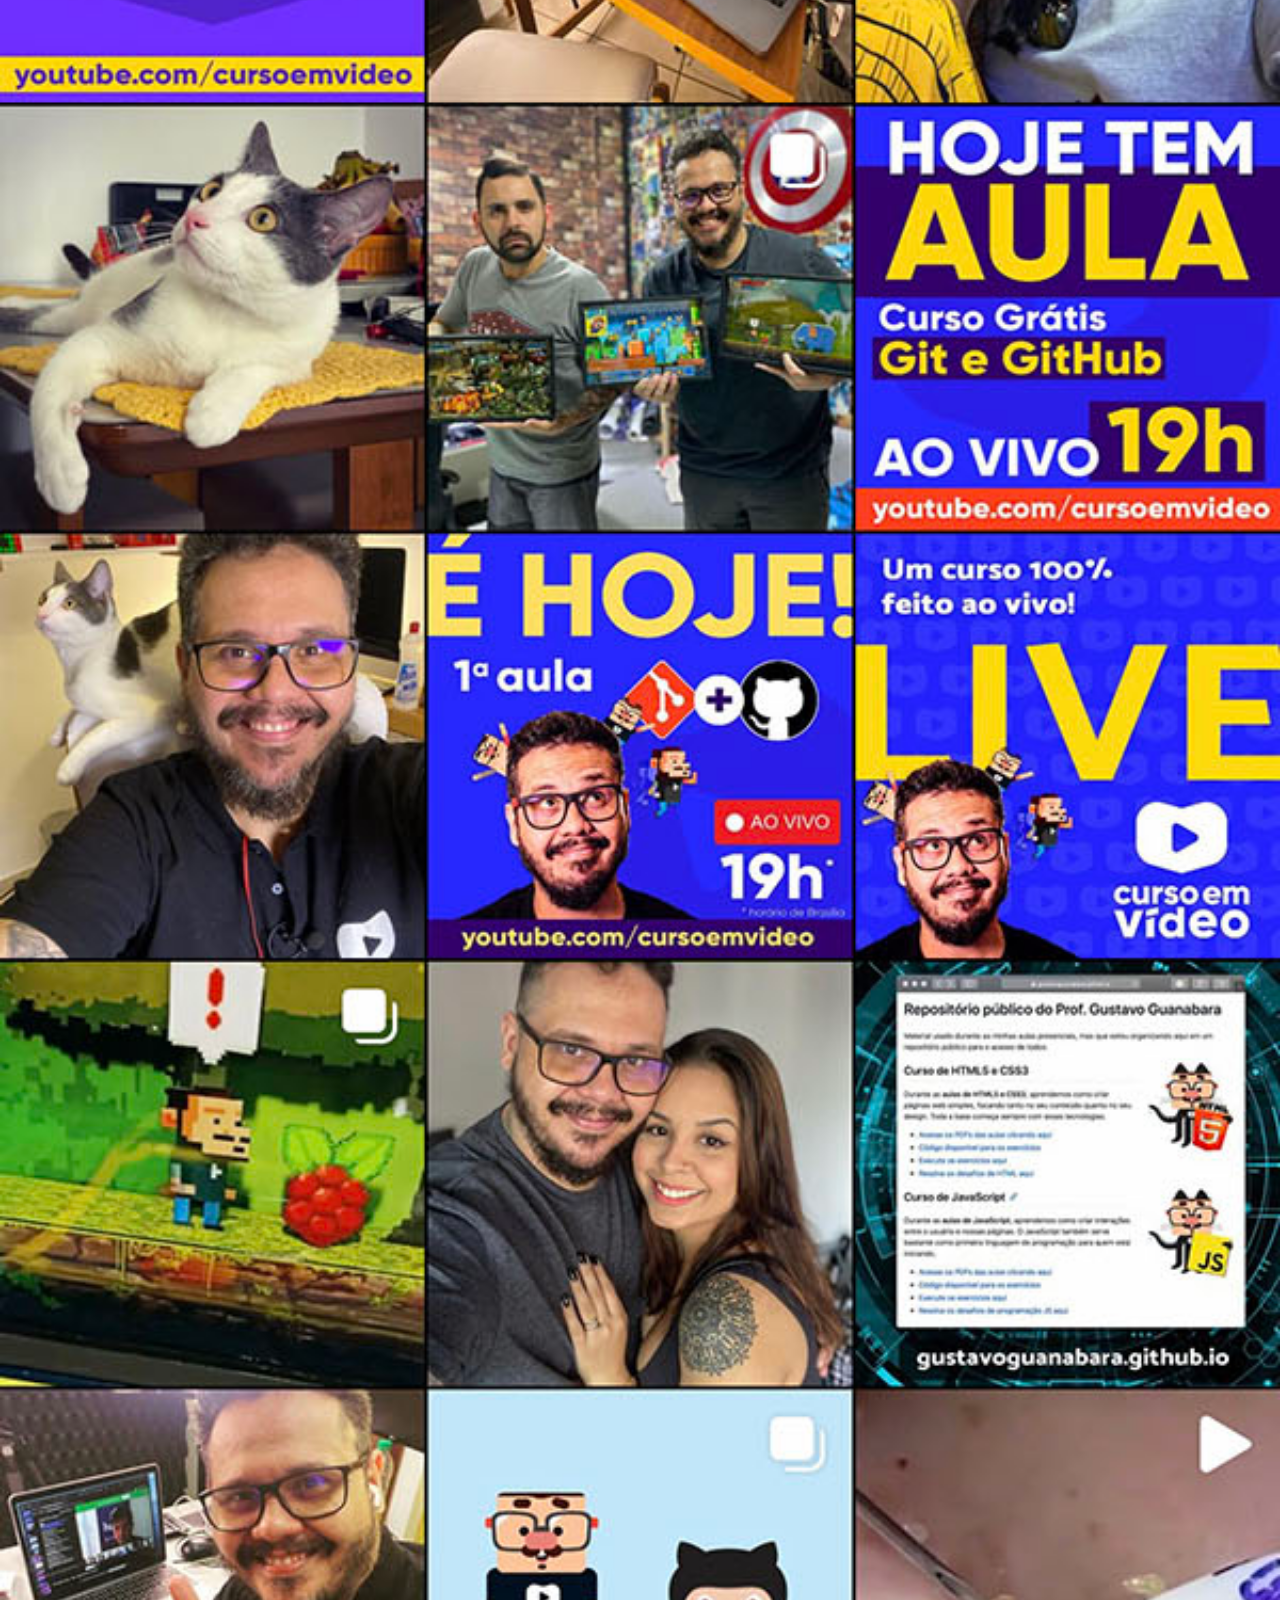
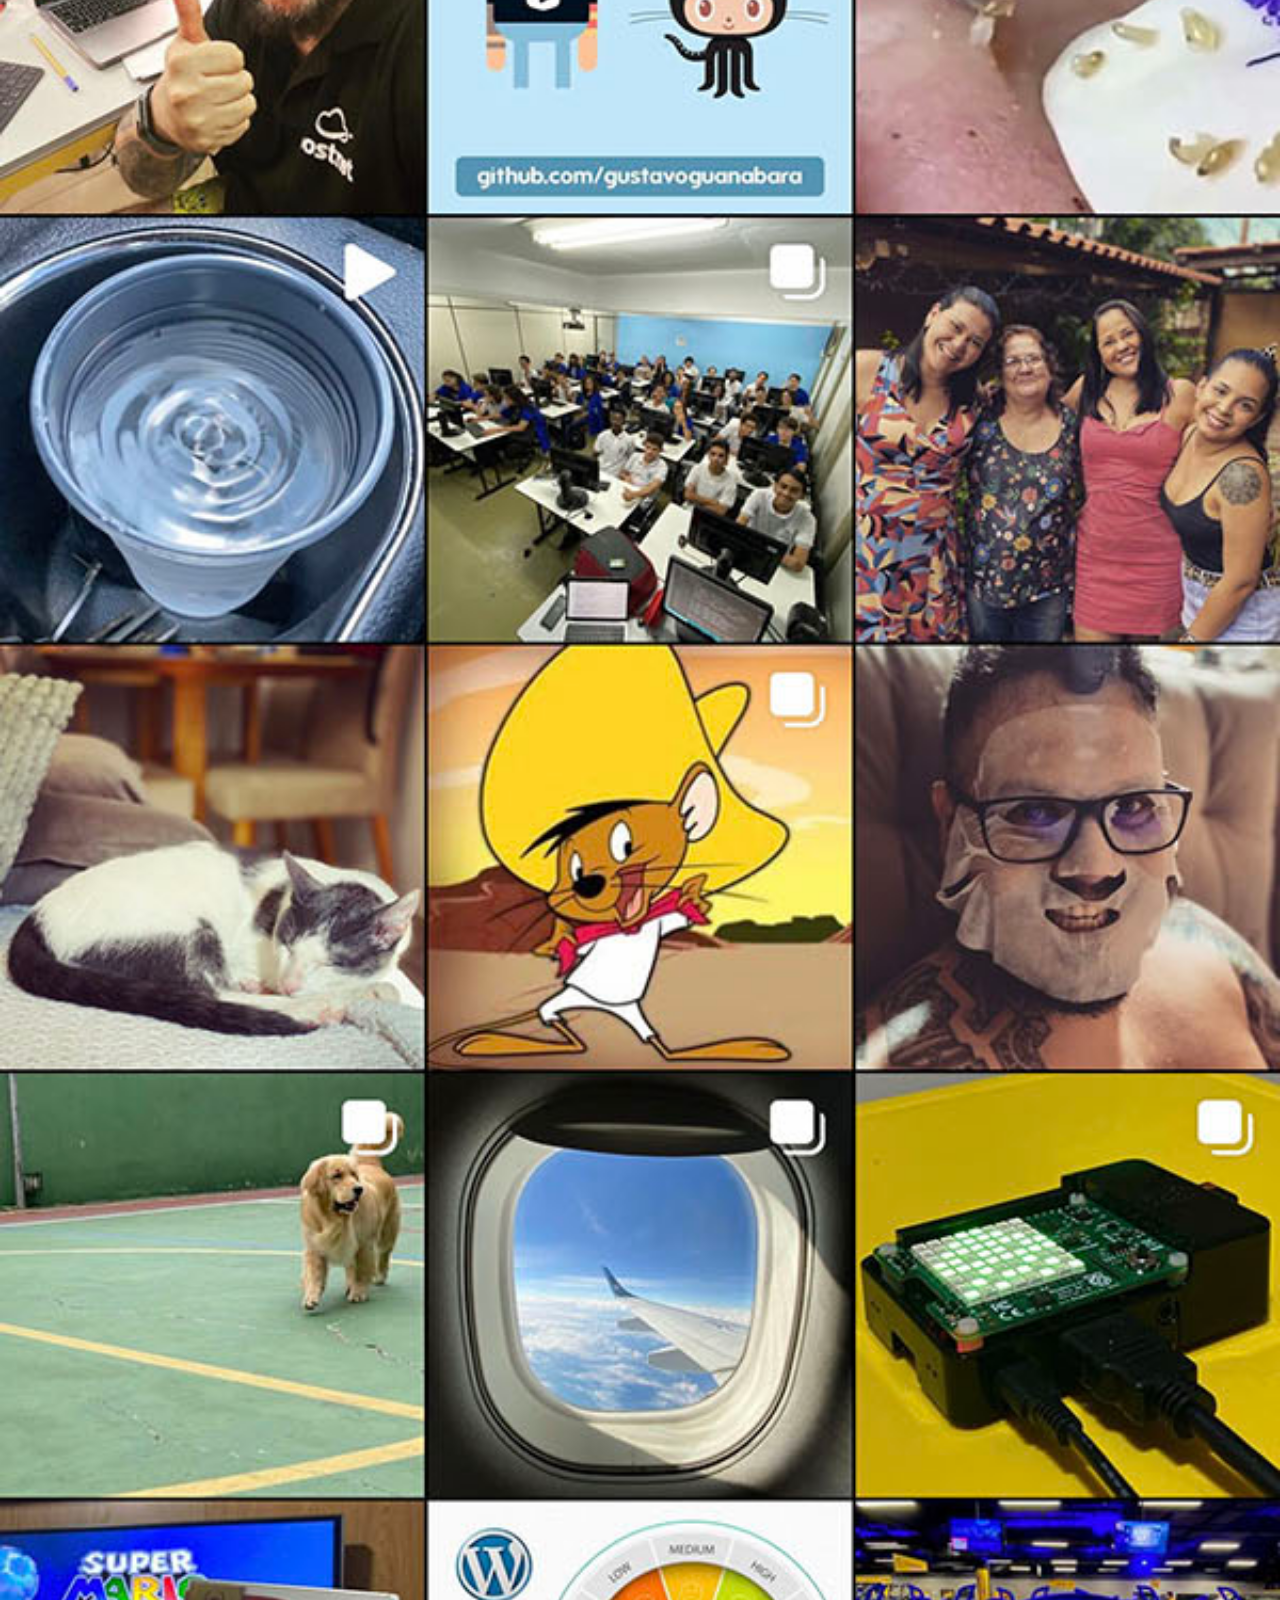
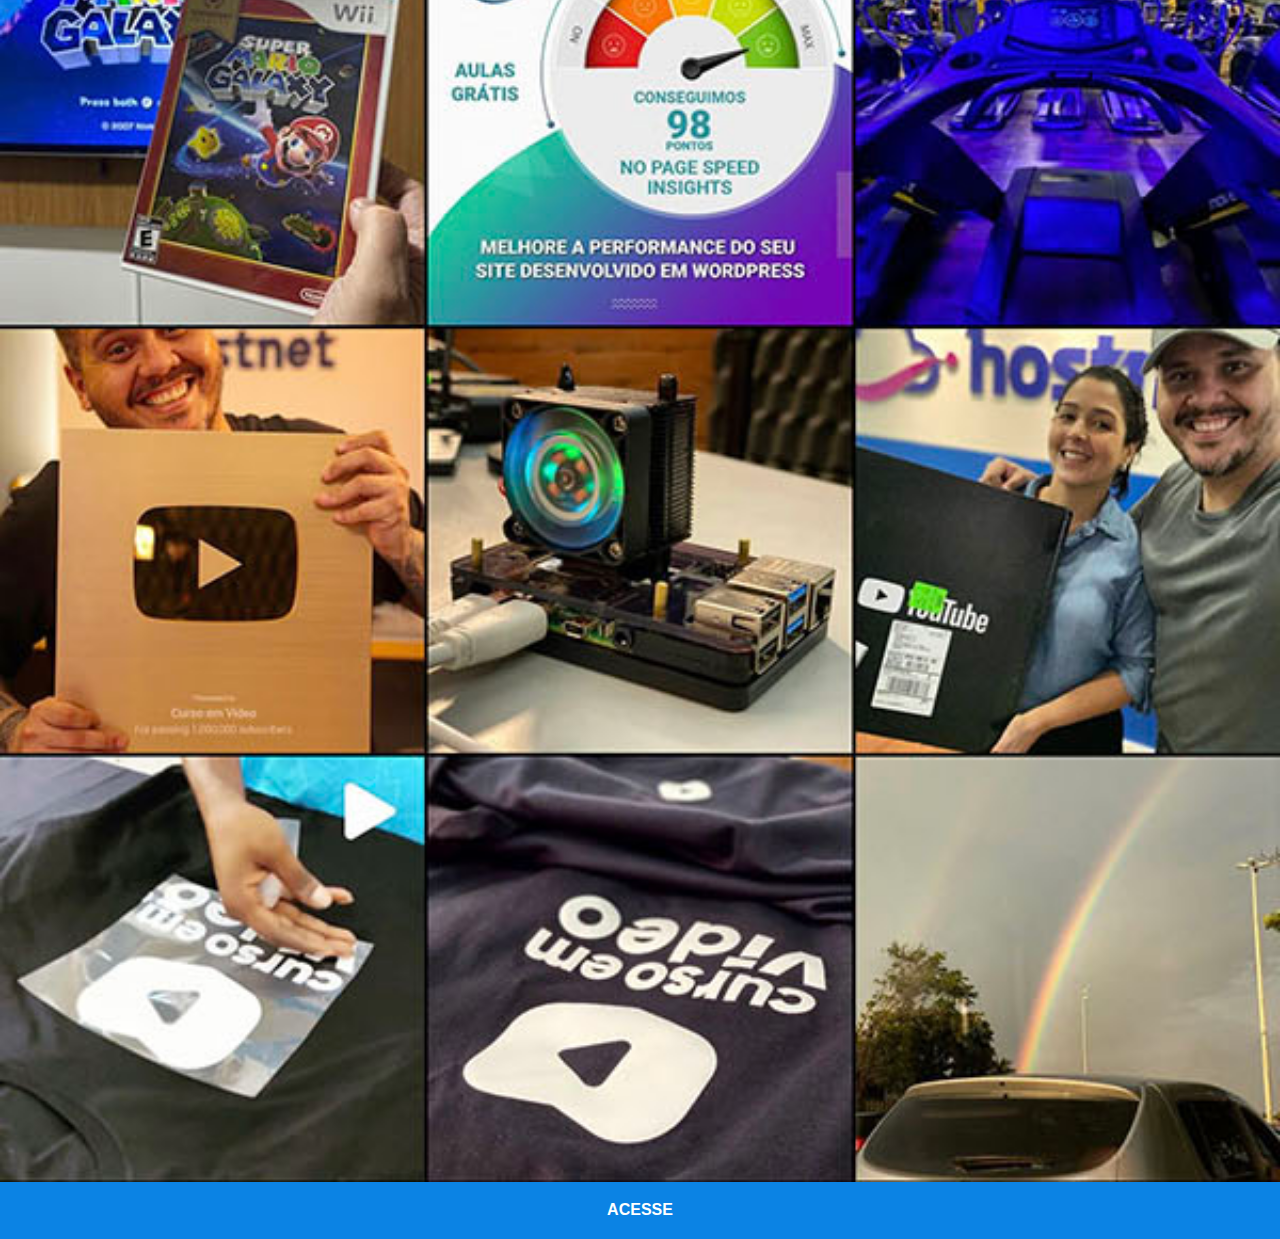
<file: instagram.html>
<!DOCTYPE html>
<html lang="pt-br">
<head>
    <meta charset="UTF-8">
    <meta name="viewport" content="width=device-width, initial-scale=1.0">
    <title>Instagram</title>
    <link rel="stylesheet" href="estilos/social.css">
</head>
<body>
    <img src="imagens/tela-instagram.jpg" alt="Instagram">
    <a href="#" target="_blank">ACESSE</a>
    
</body>
</html>
</file>
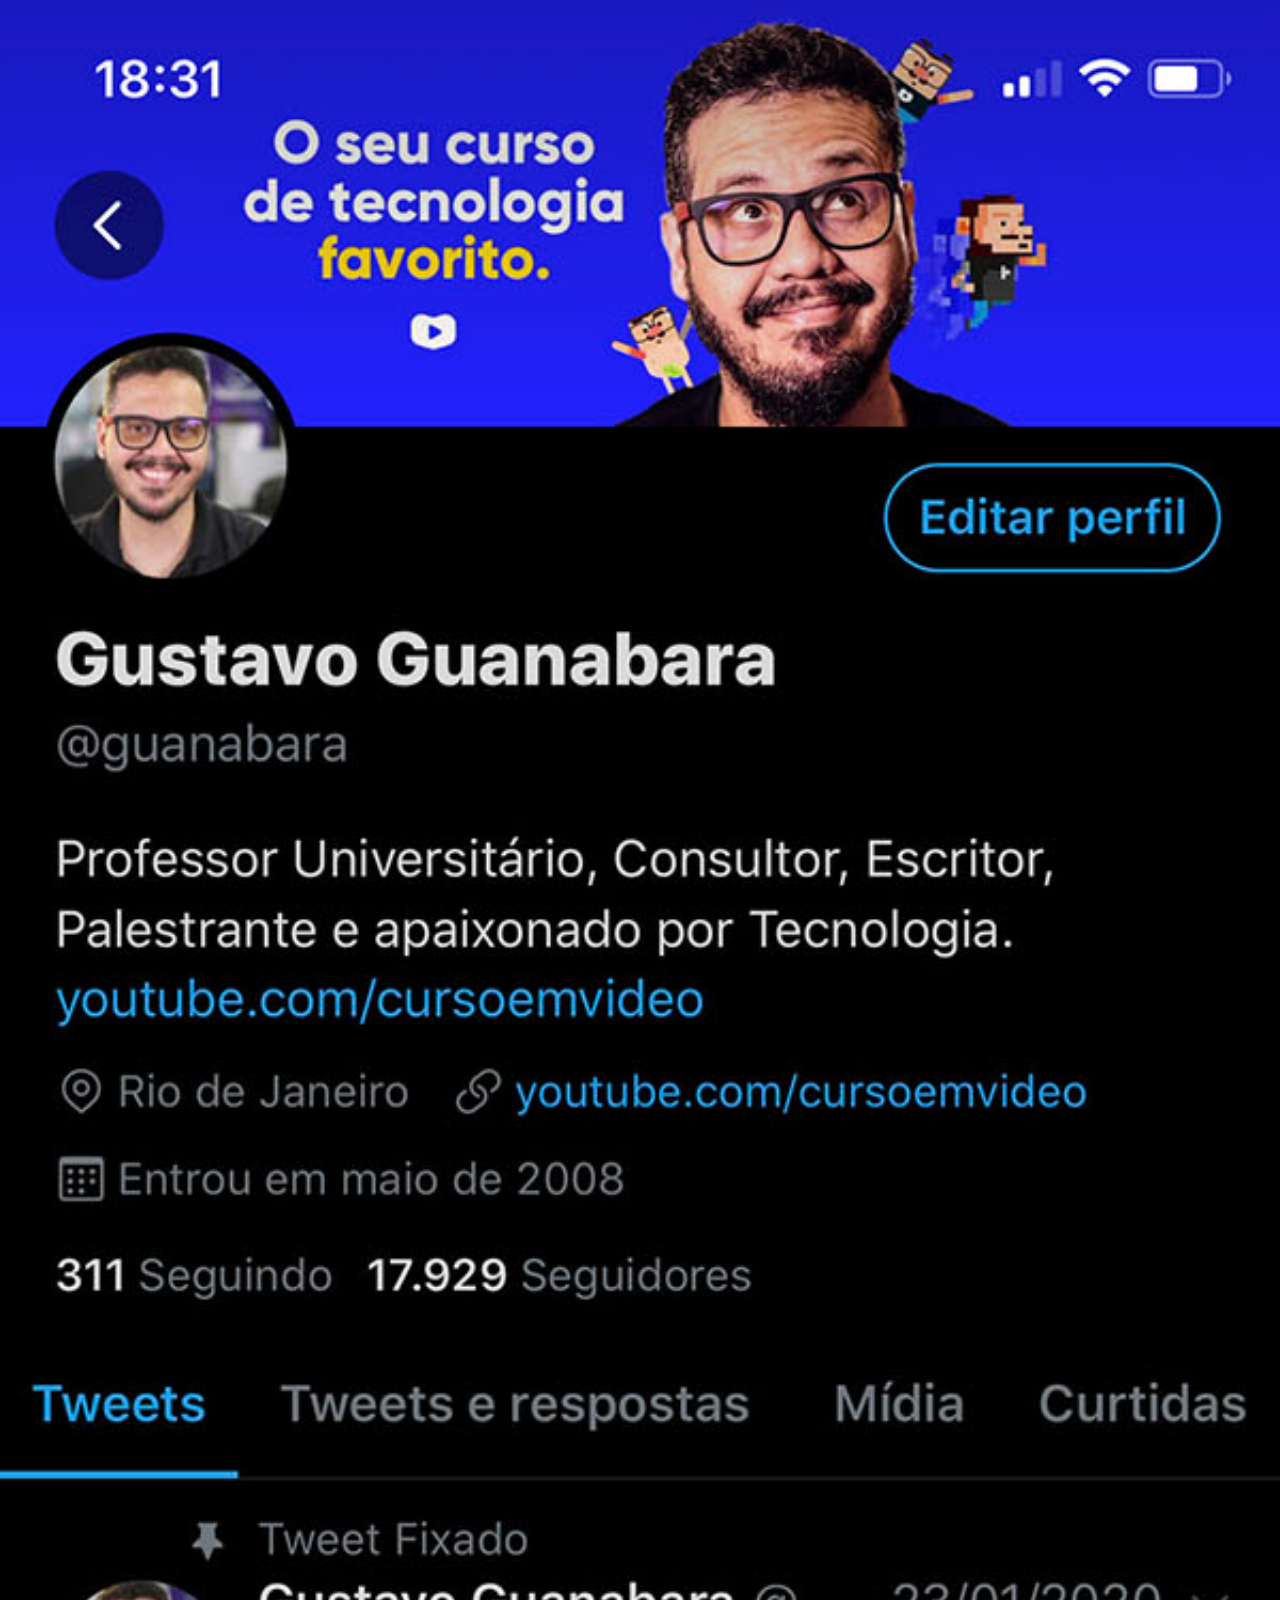
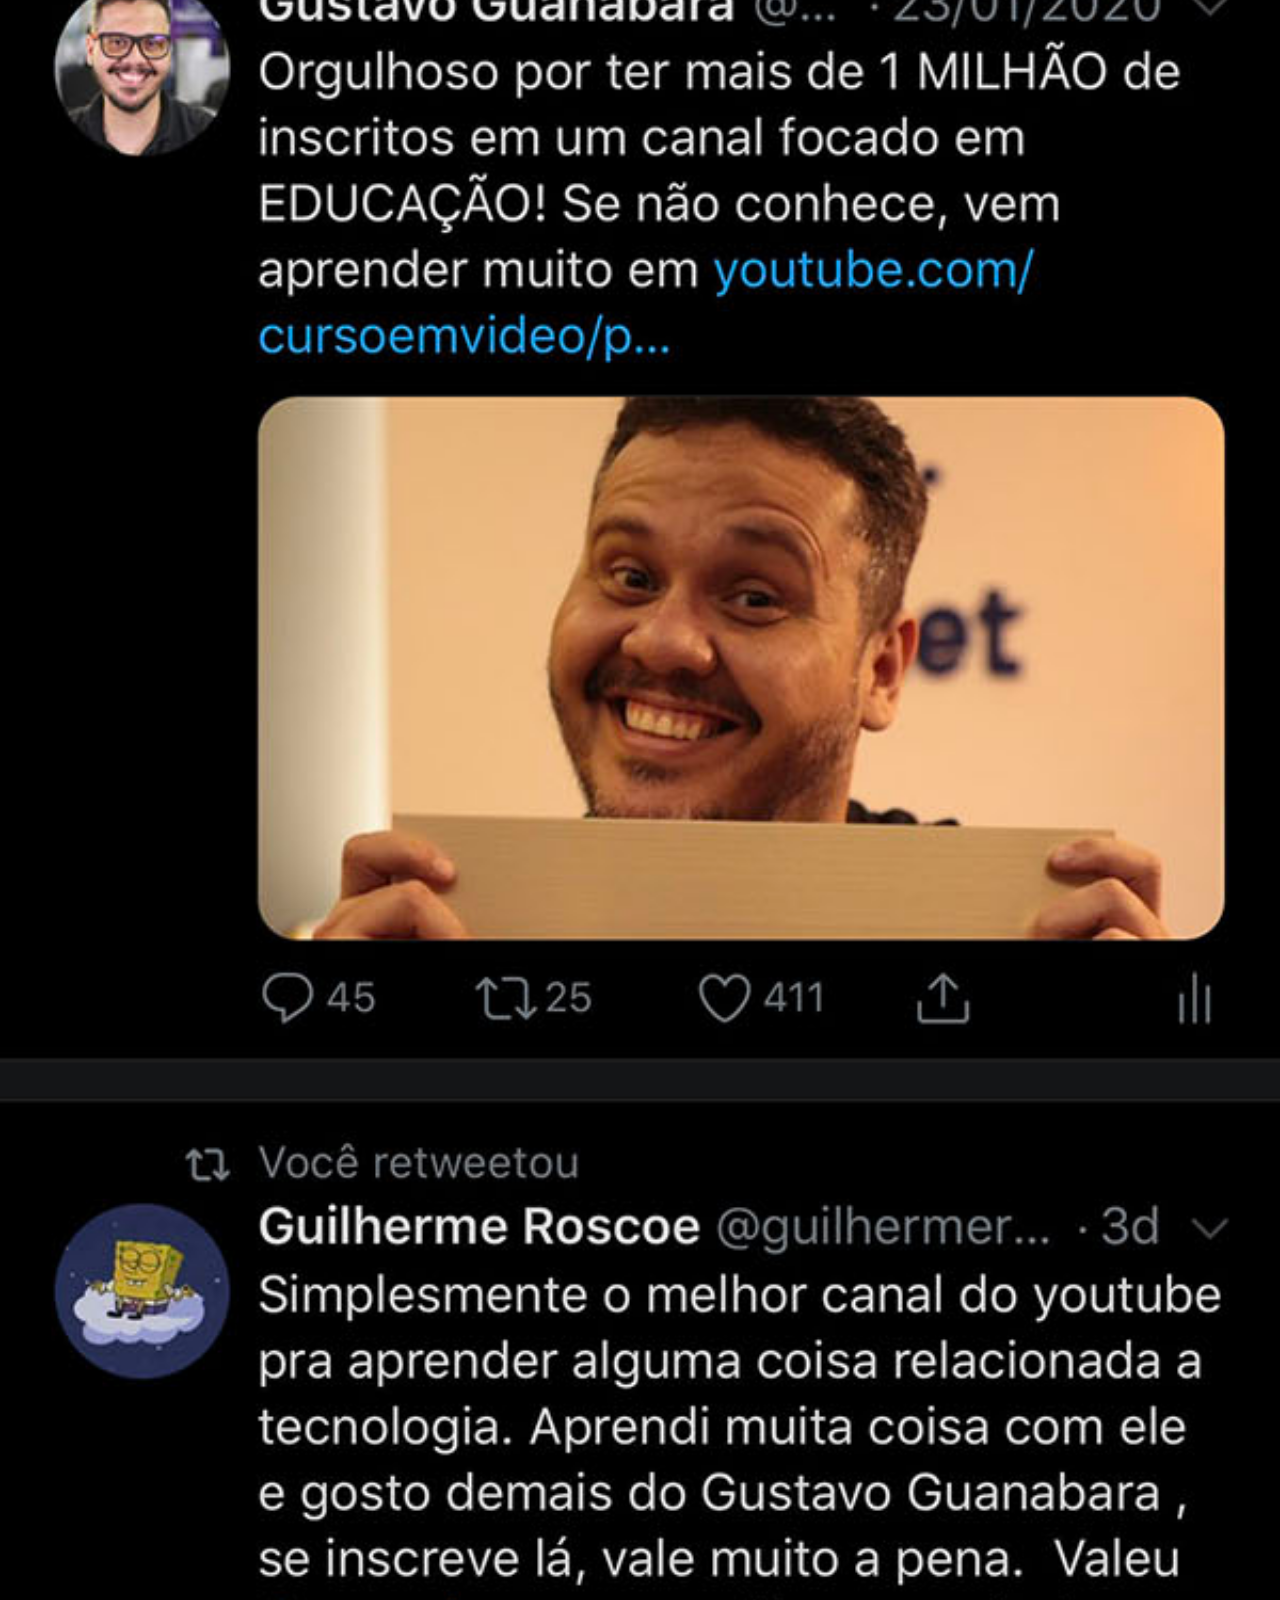
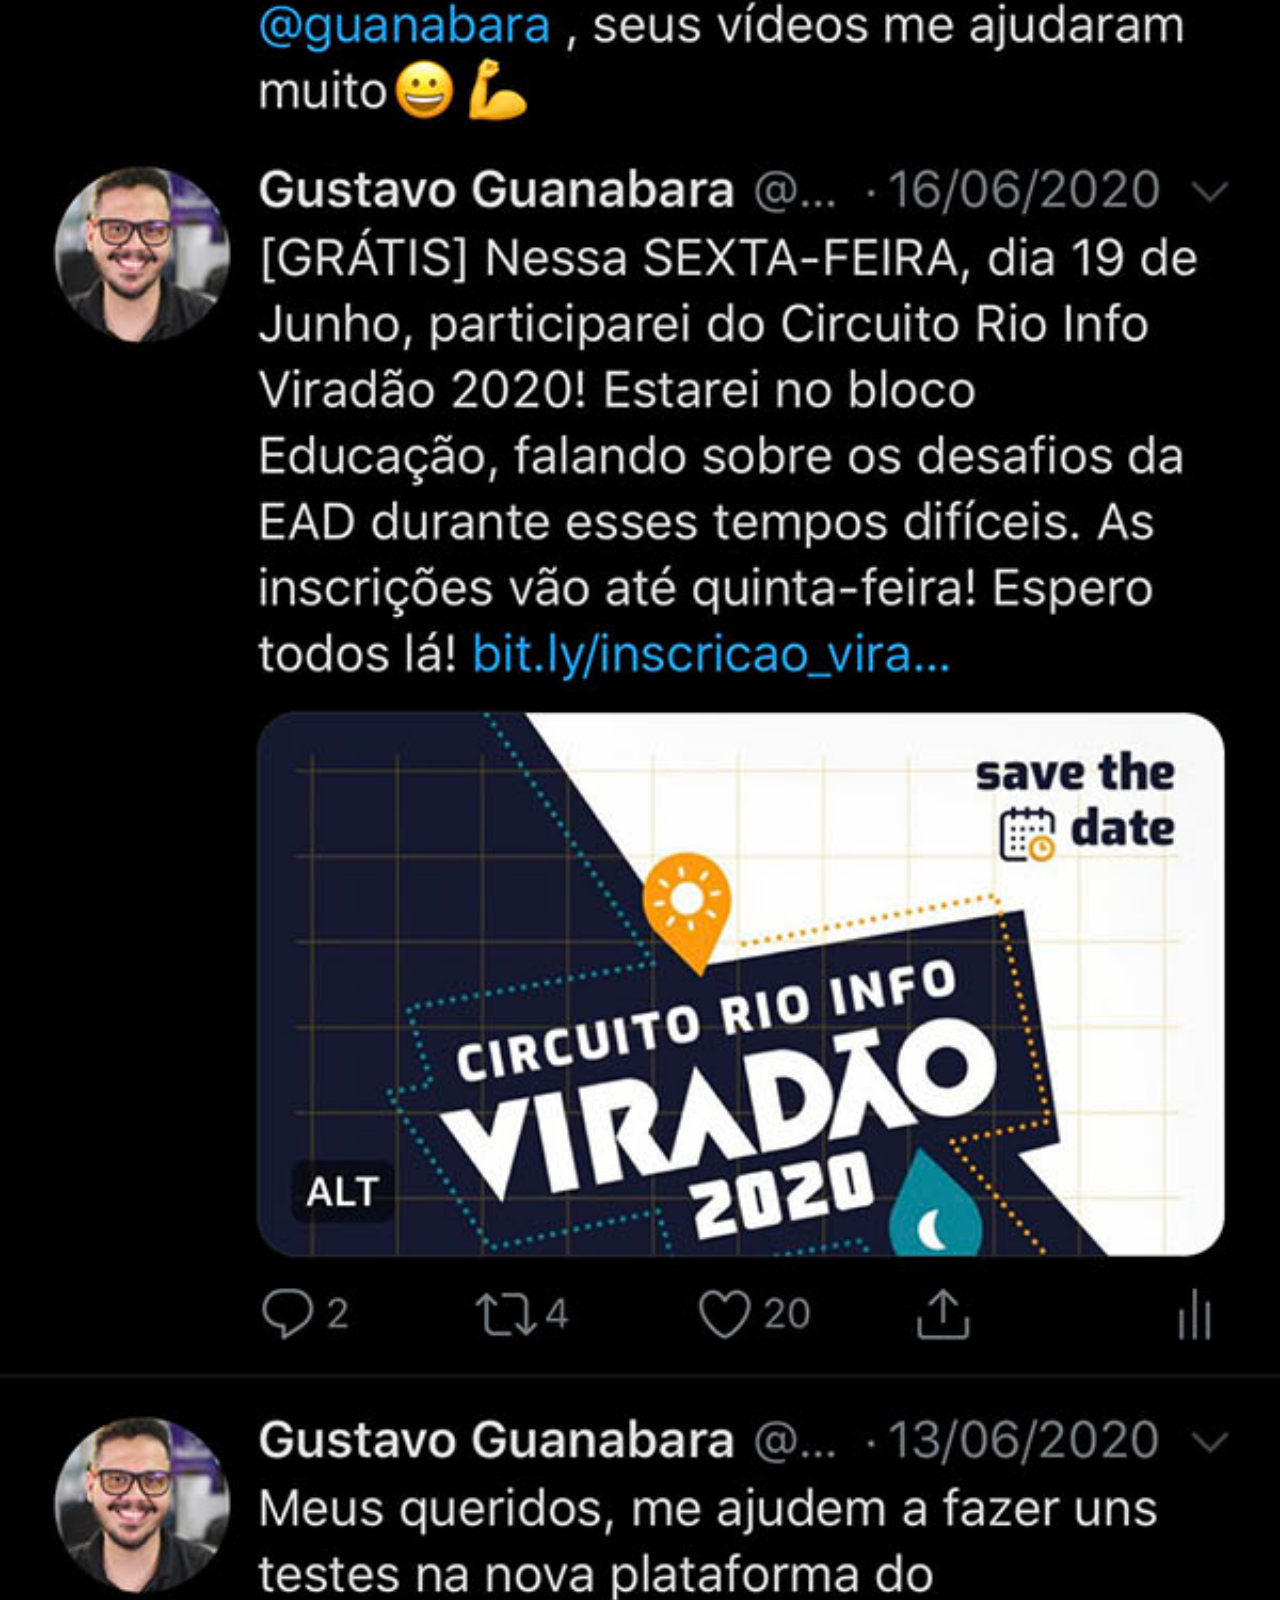
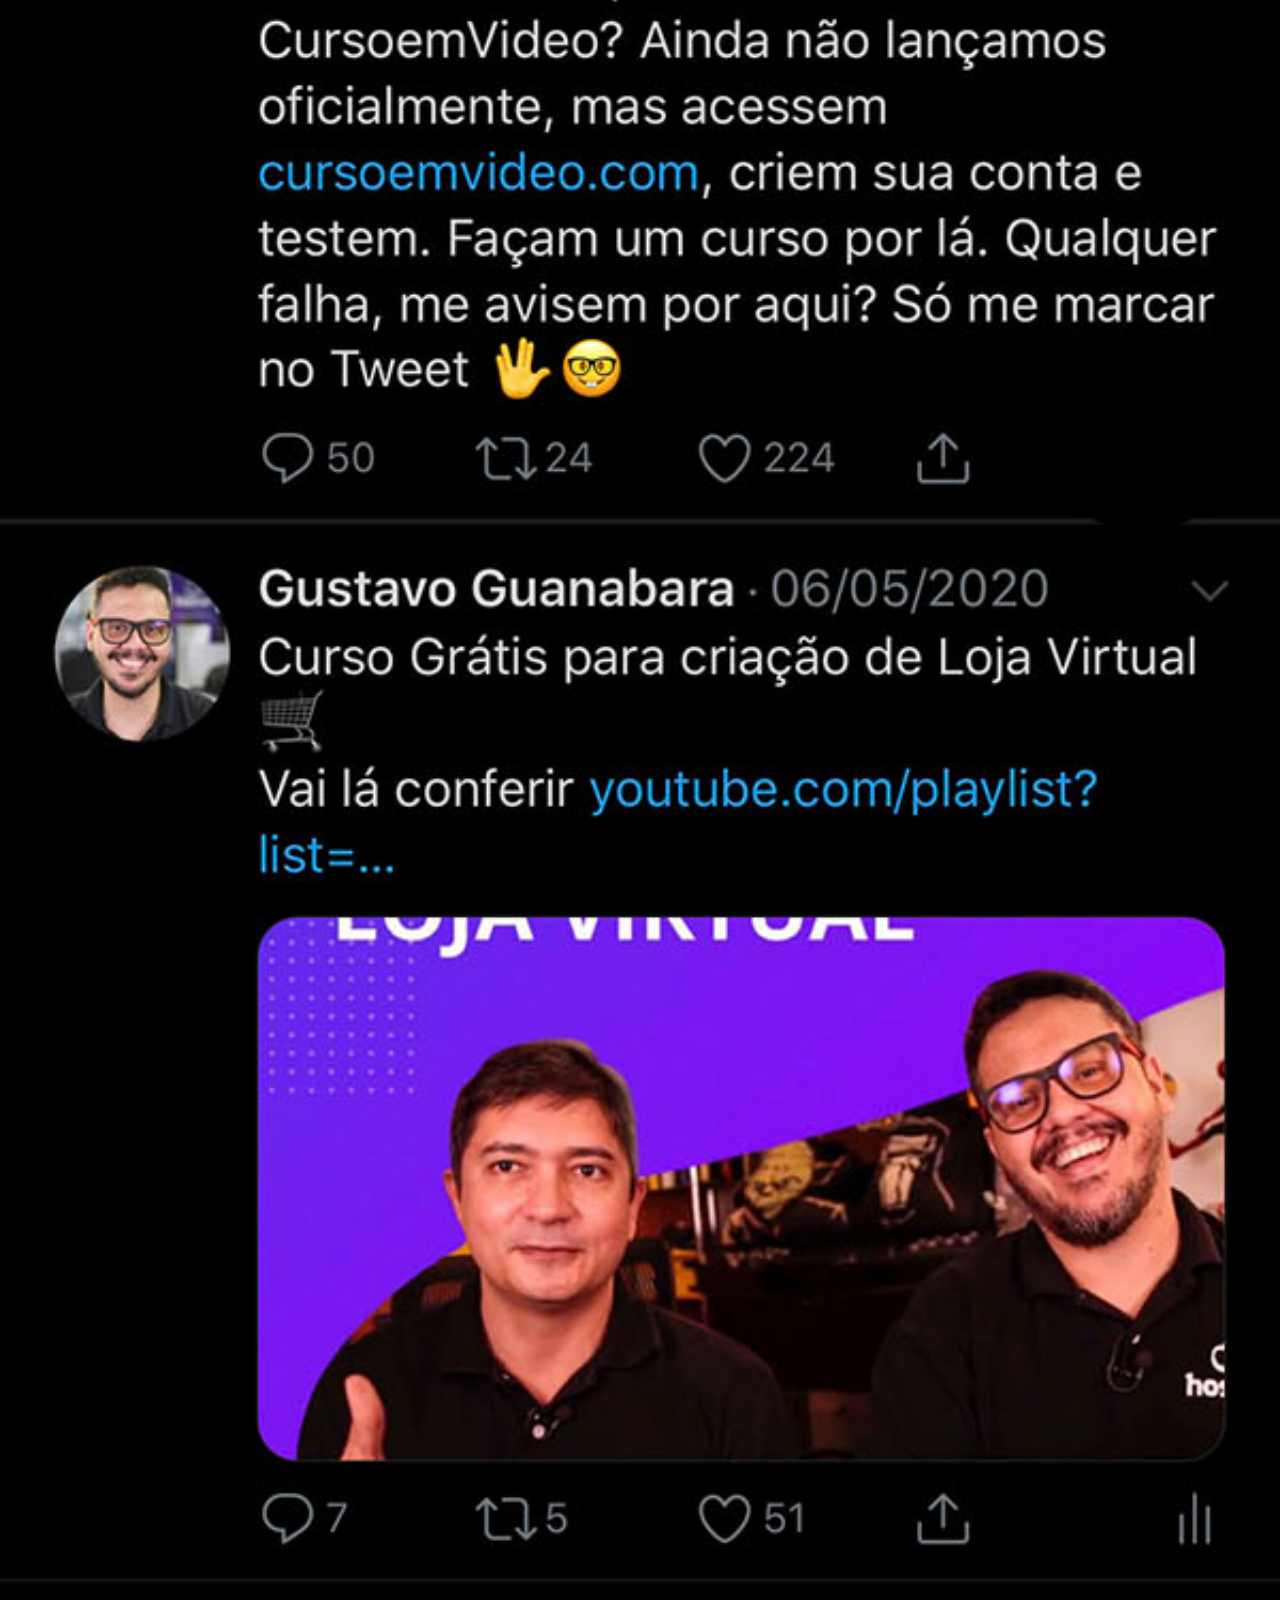
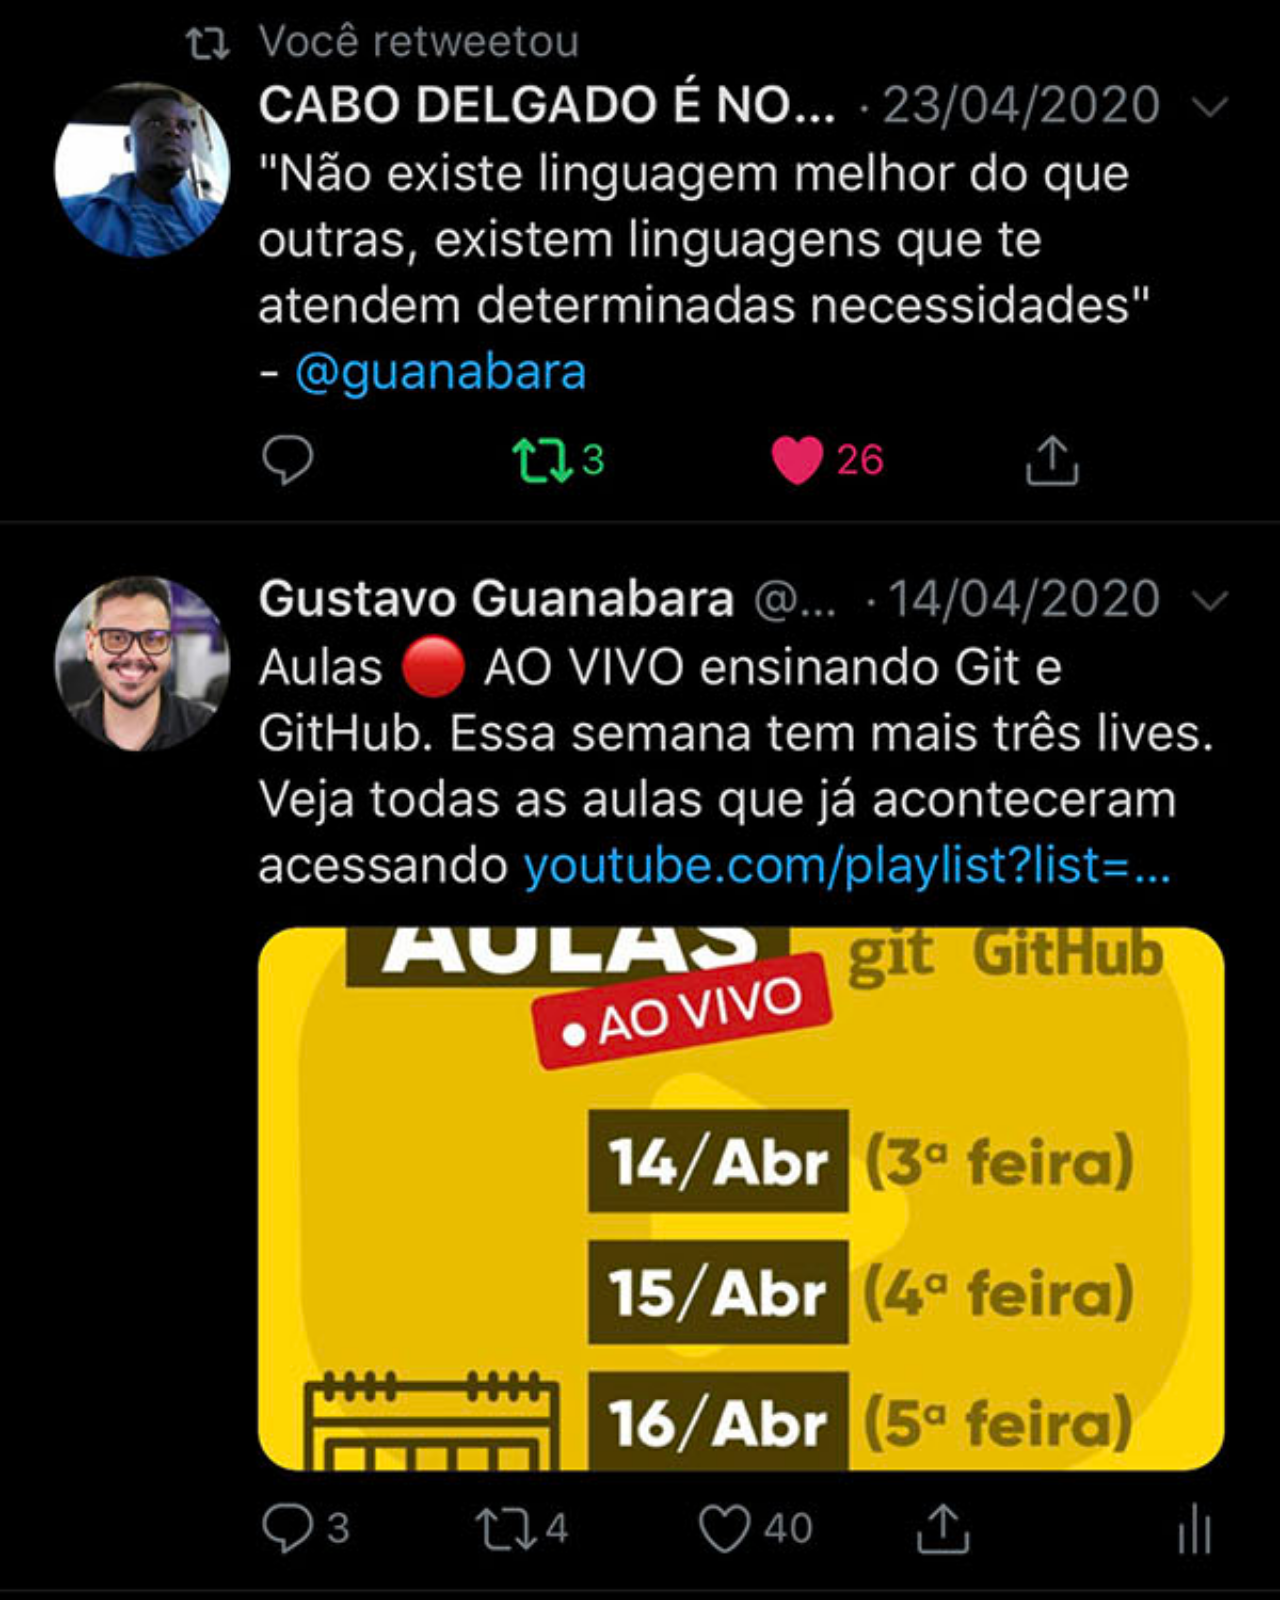
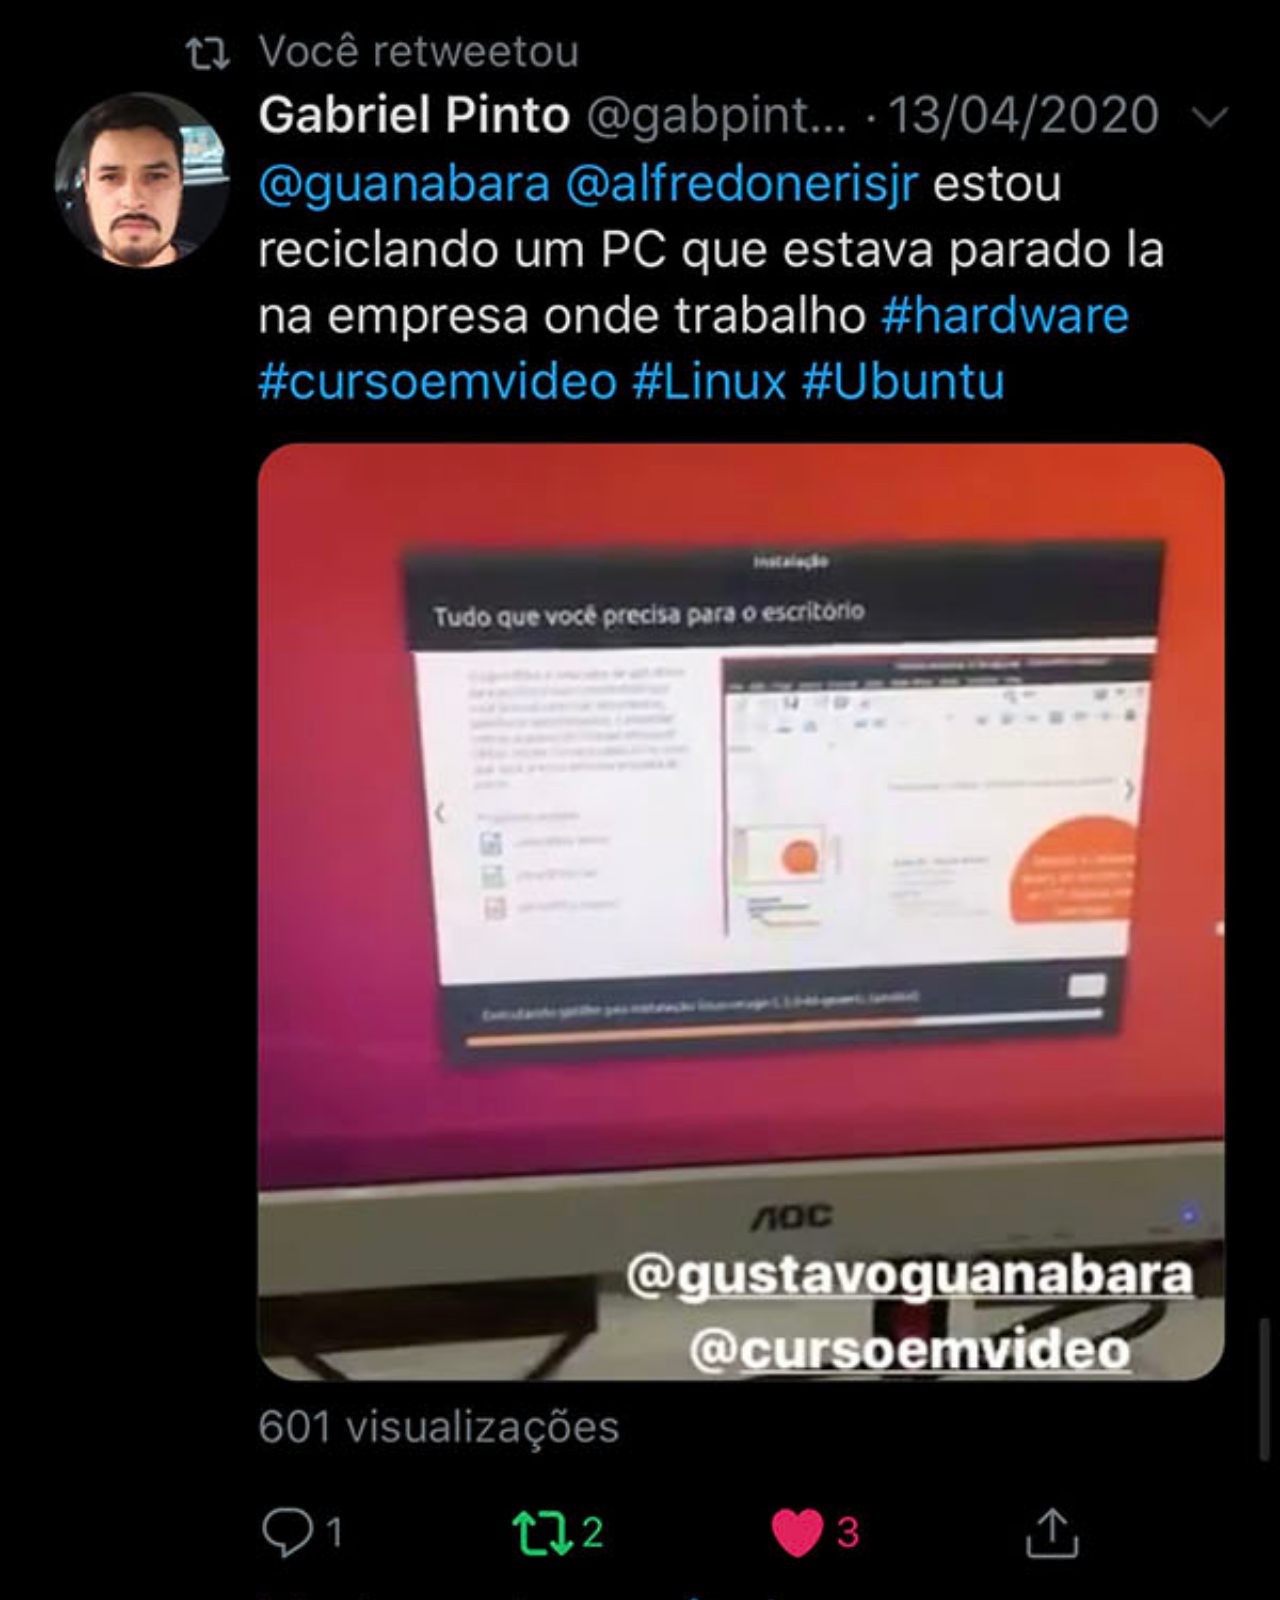
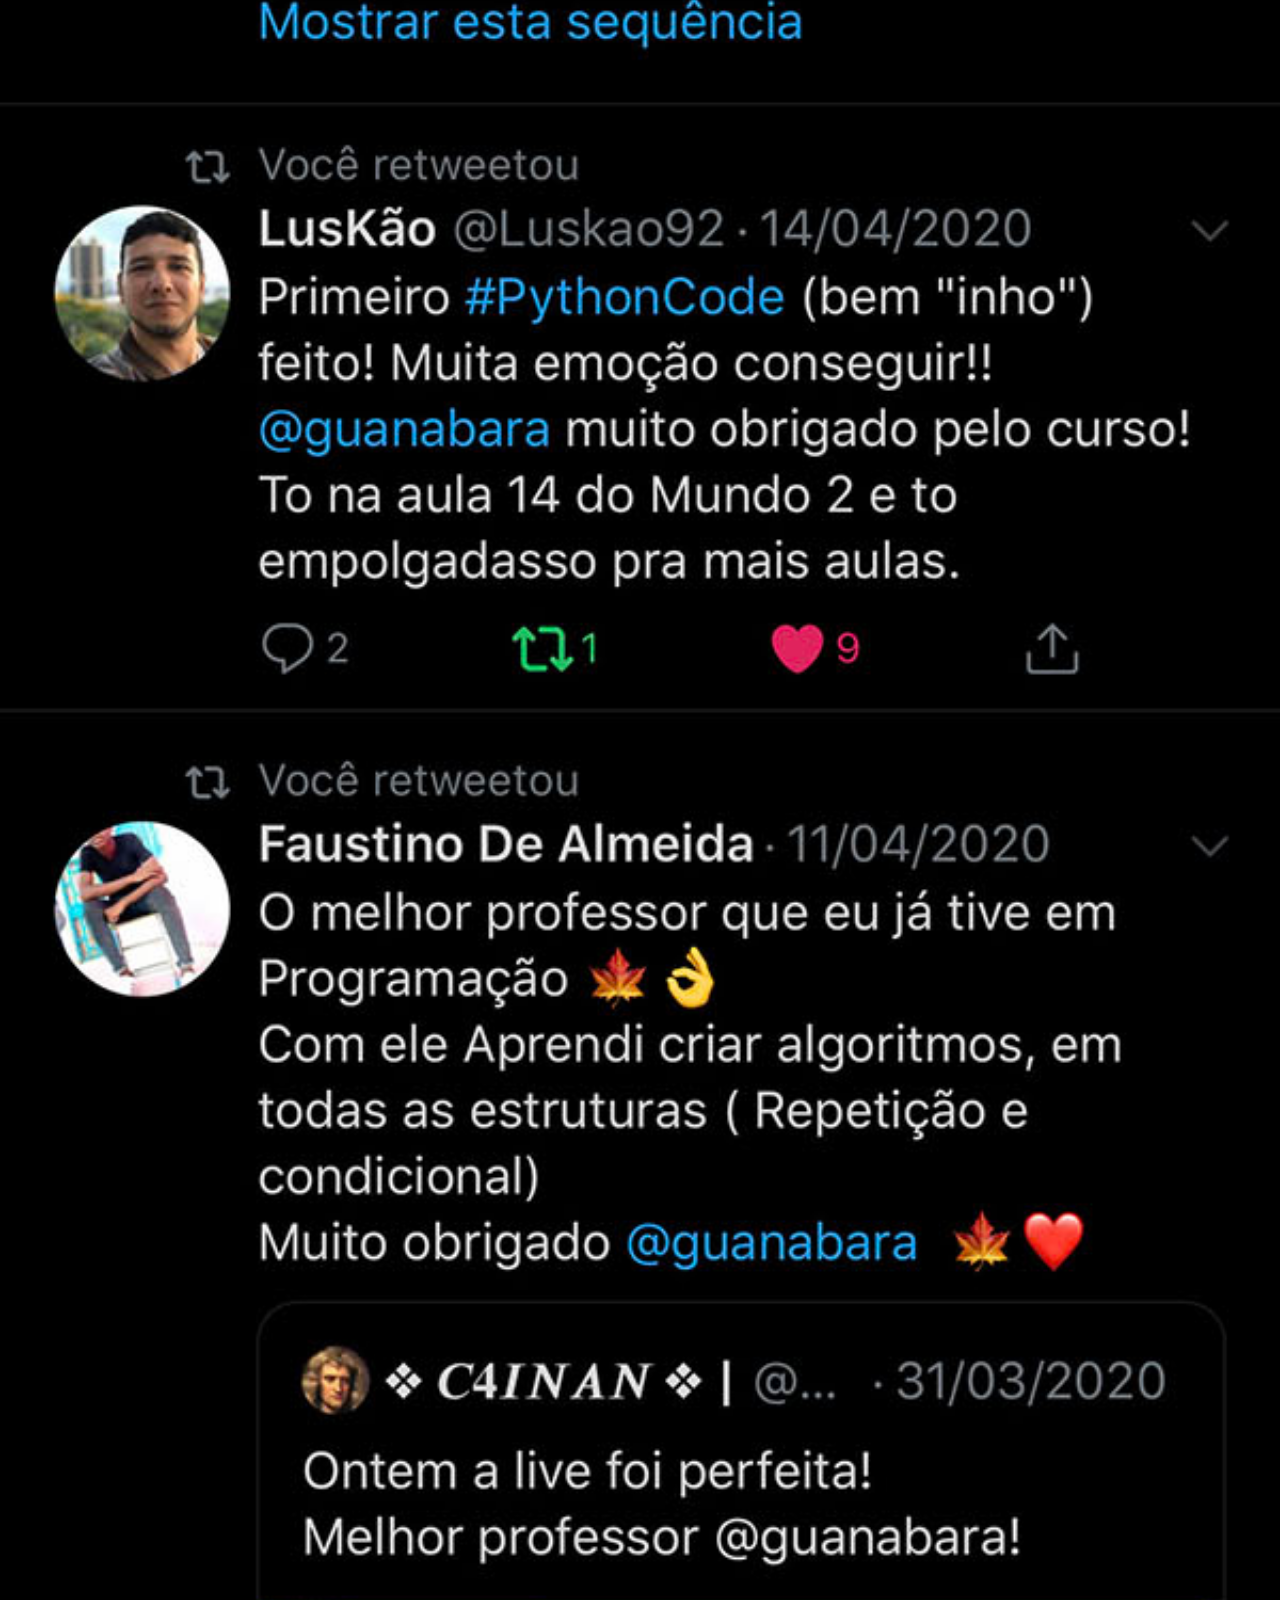
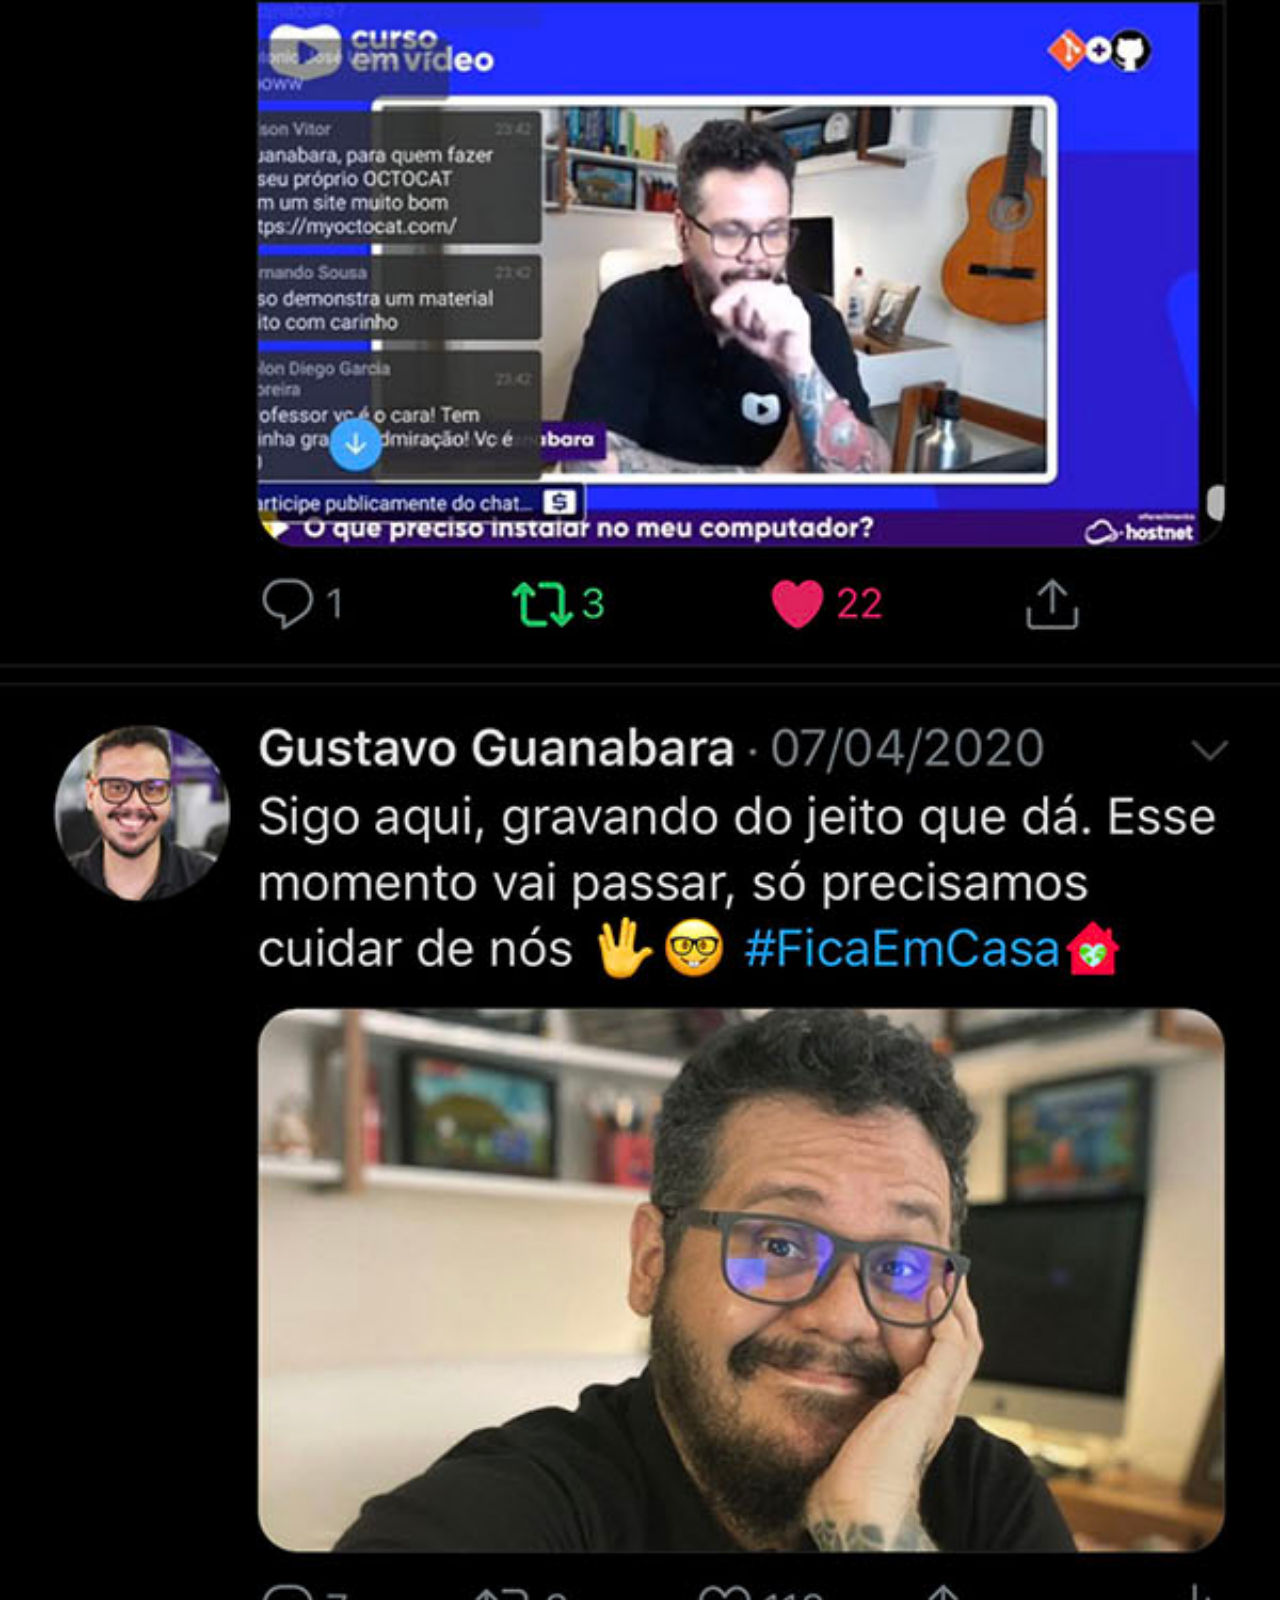
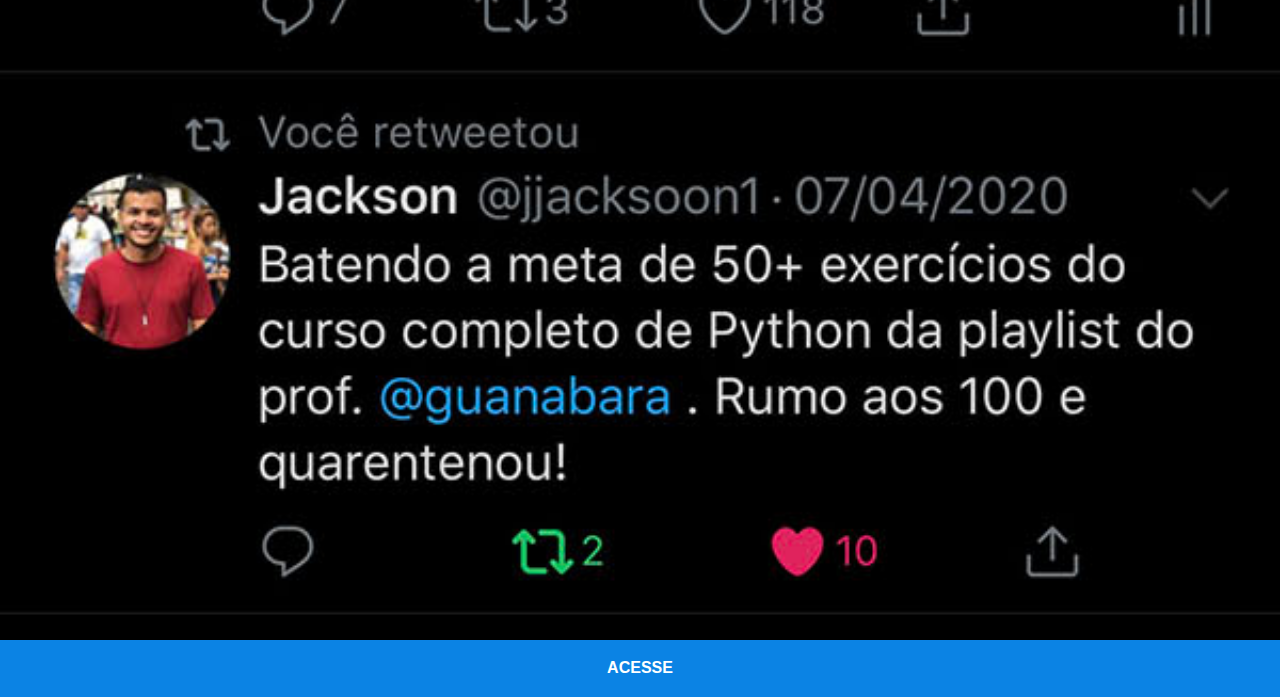
<file: twitter.html>
<!DOCTYPE html>
<html lang="pt-br">
<head>
    <meta charset="UTF-8">
    <meta name="viewport" content="width=device-width, initial-scale=1.0">
    <title>Twitter</title>
    <link rel="stylesheet" href="estilos/social.css">

</head>
<body>
    <img src="imagens/tela-twitter.jpg" alt="Twitter">
    <a href="#" target="_blank">ACESSE</a>
    
</body>
</html>
</file>
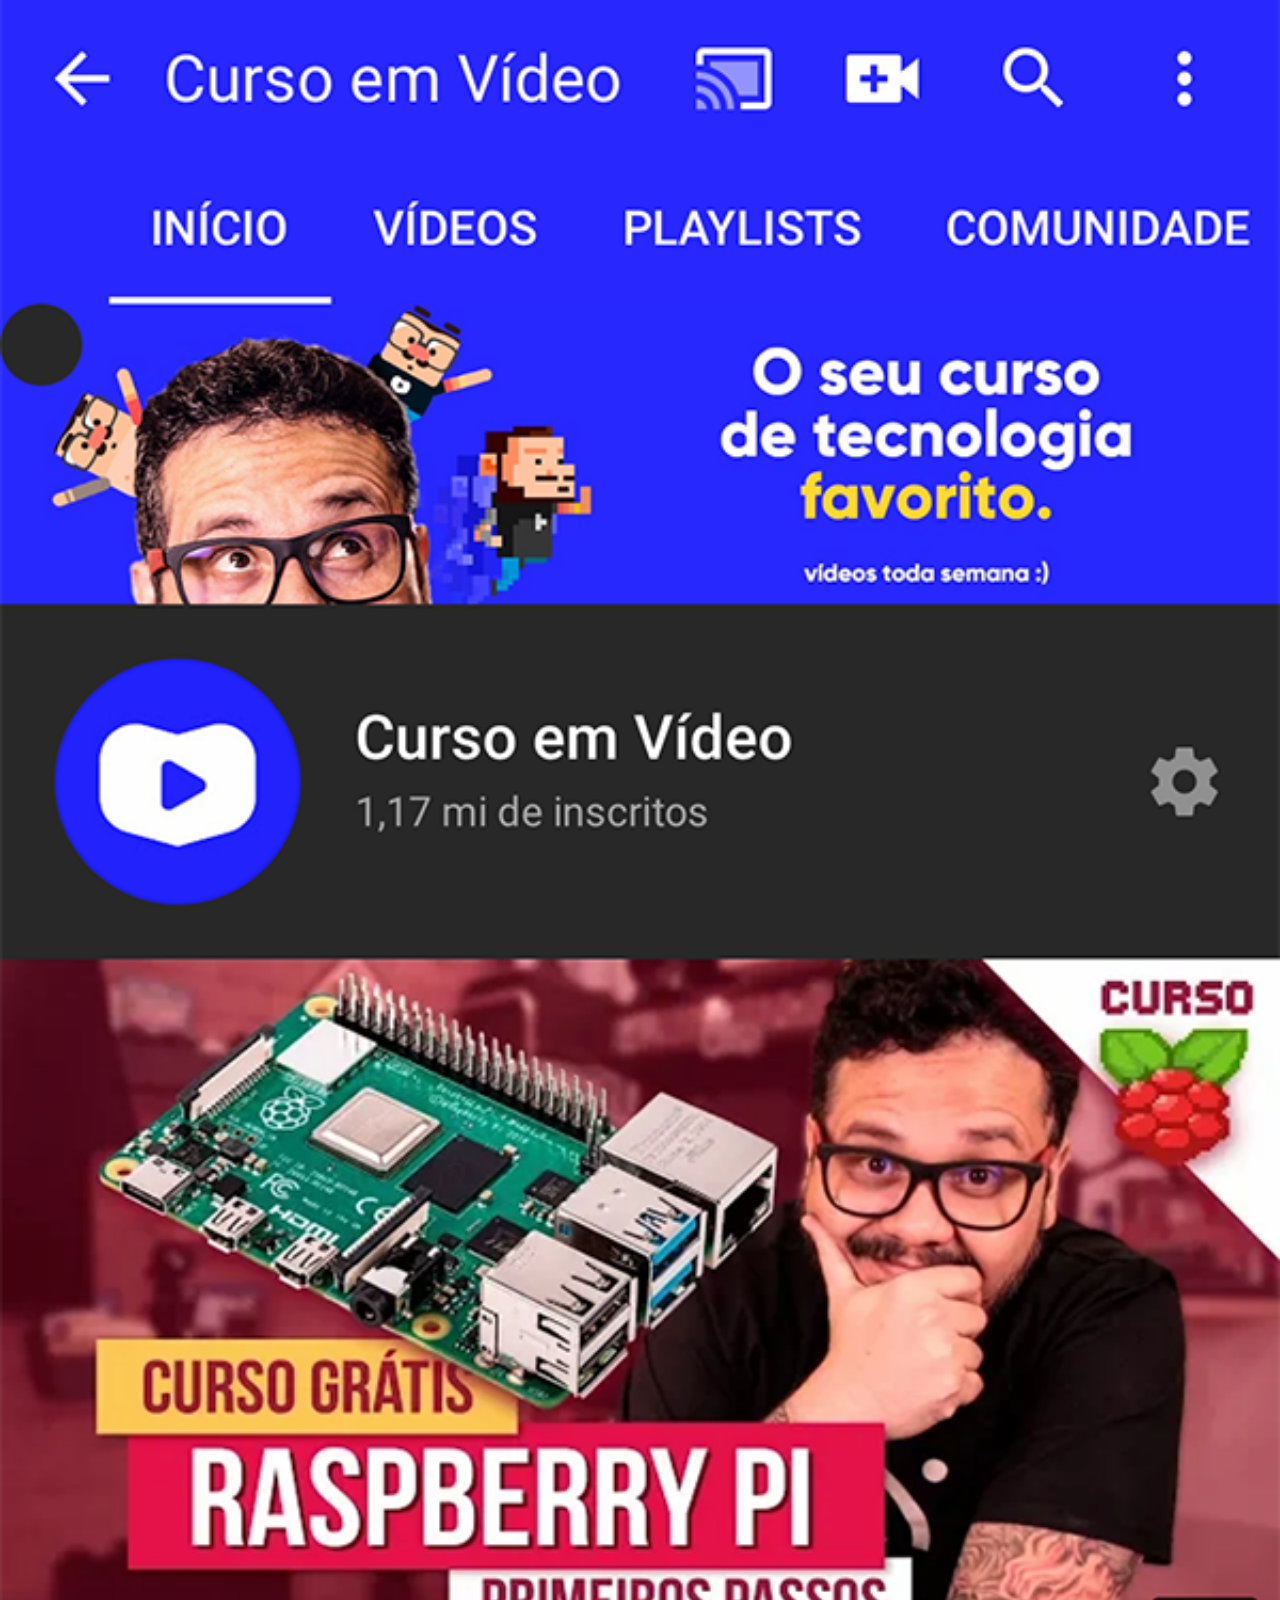
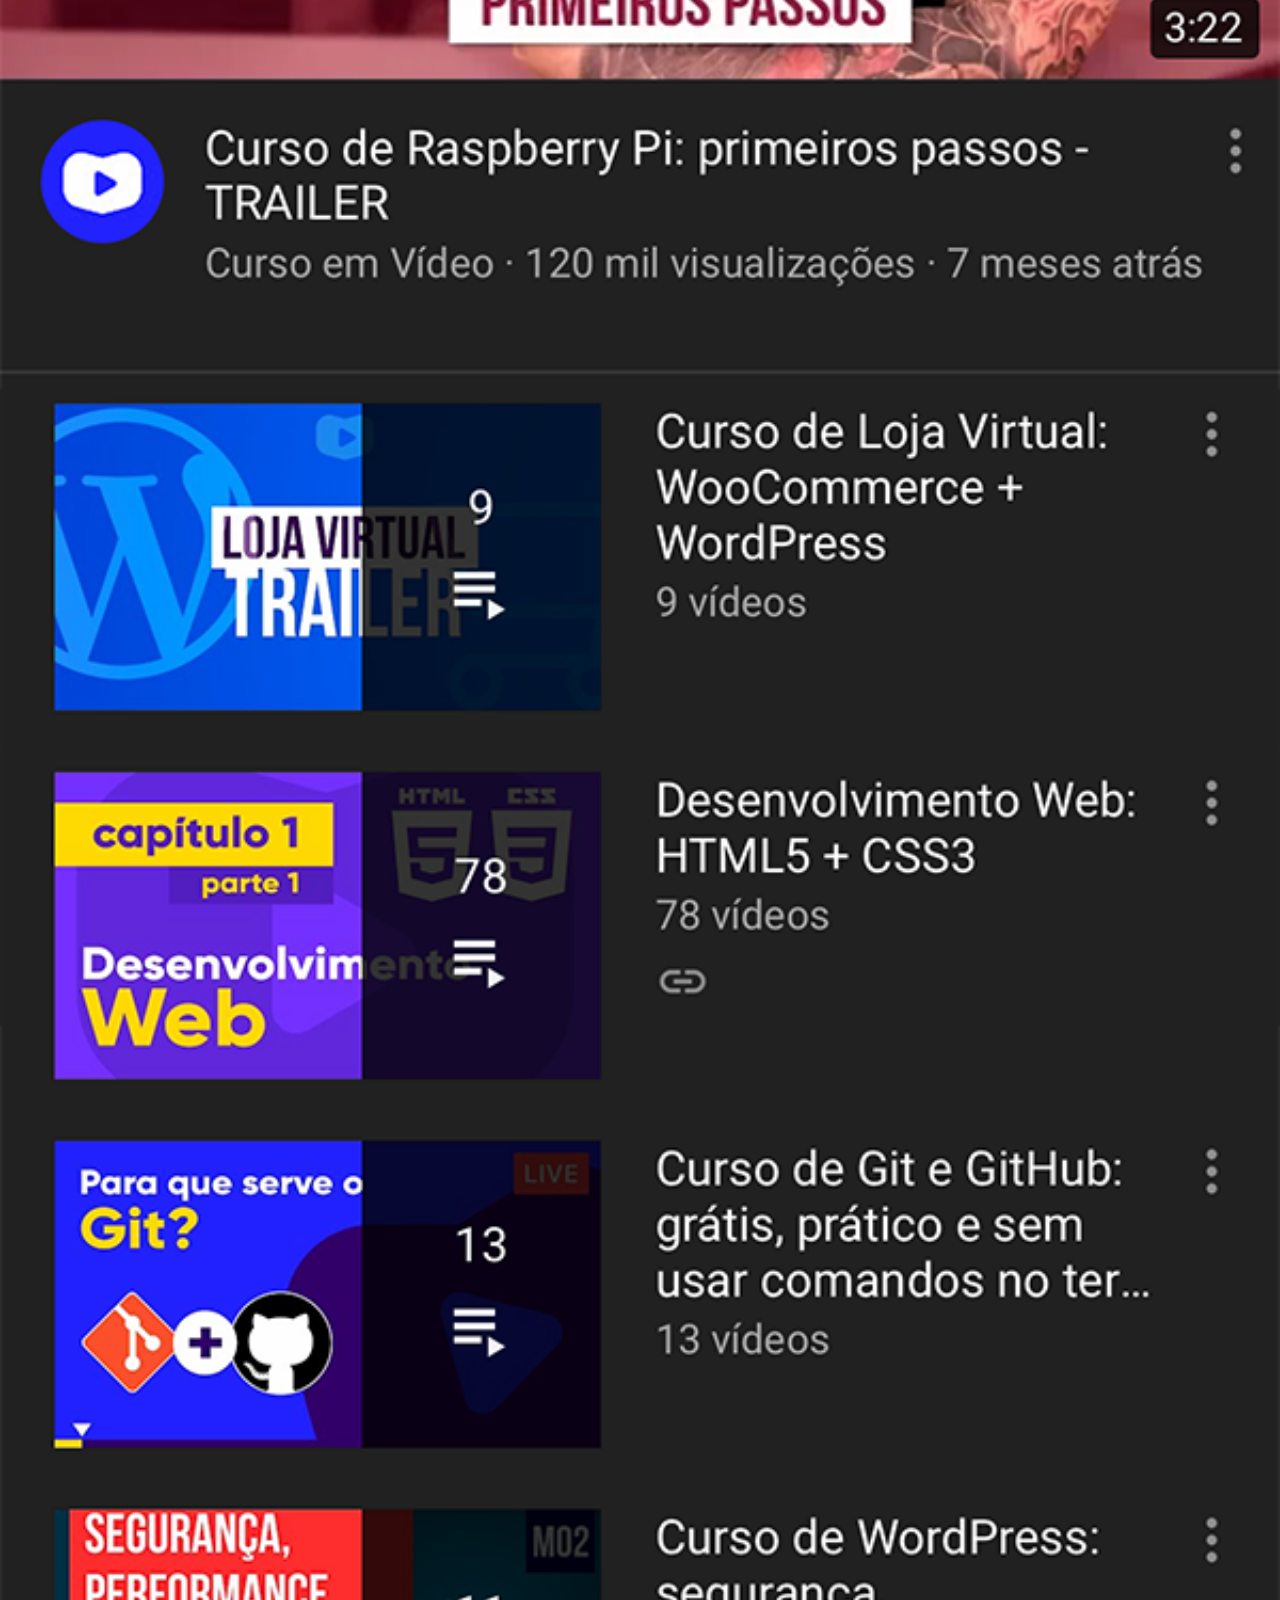
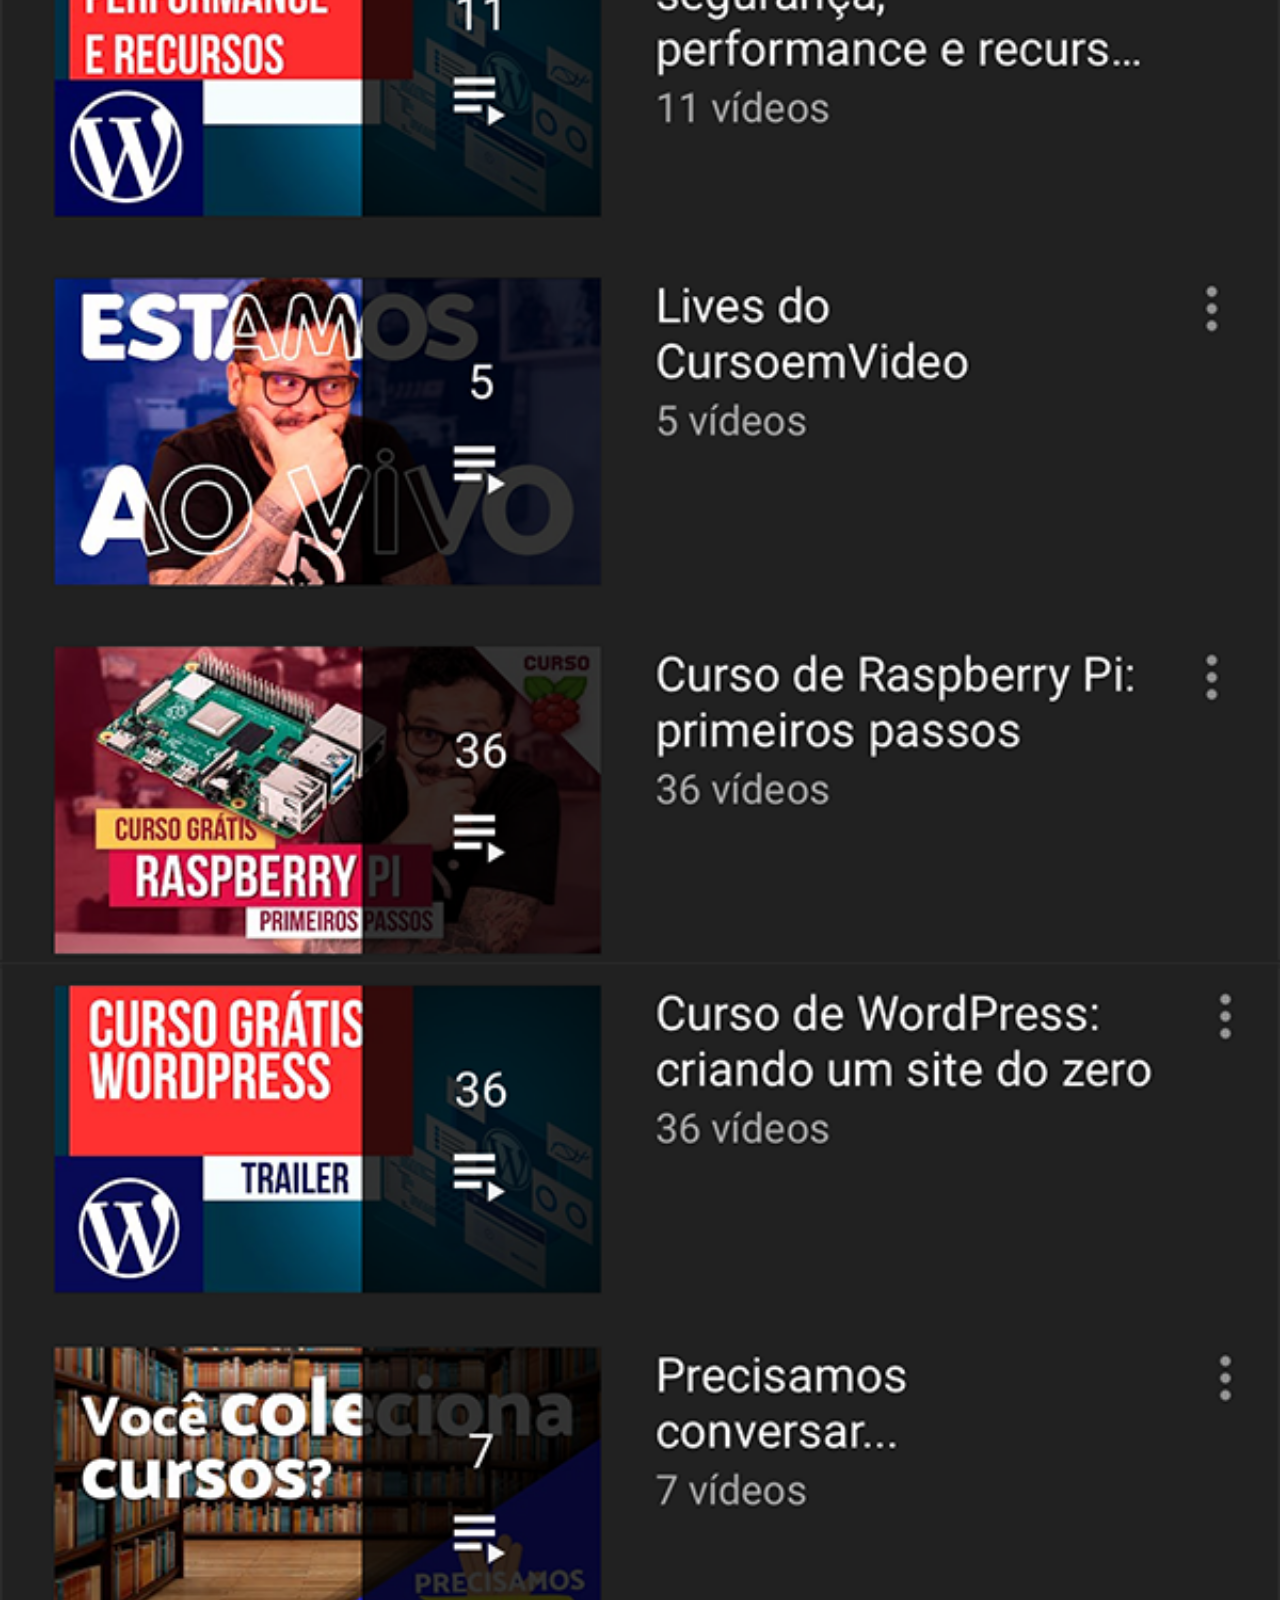
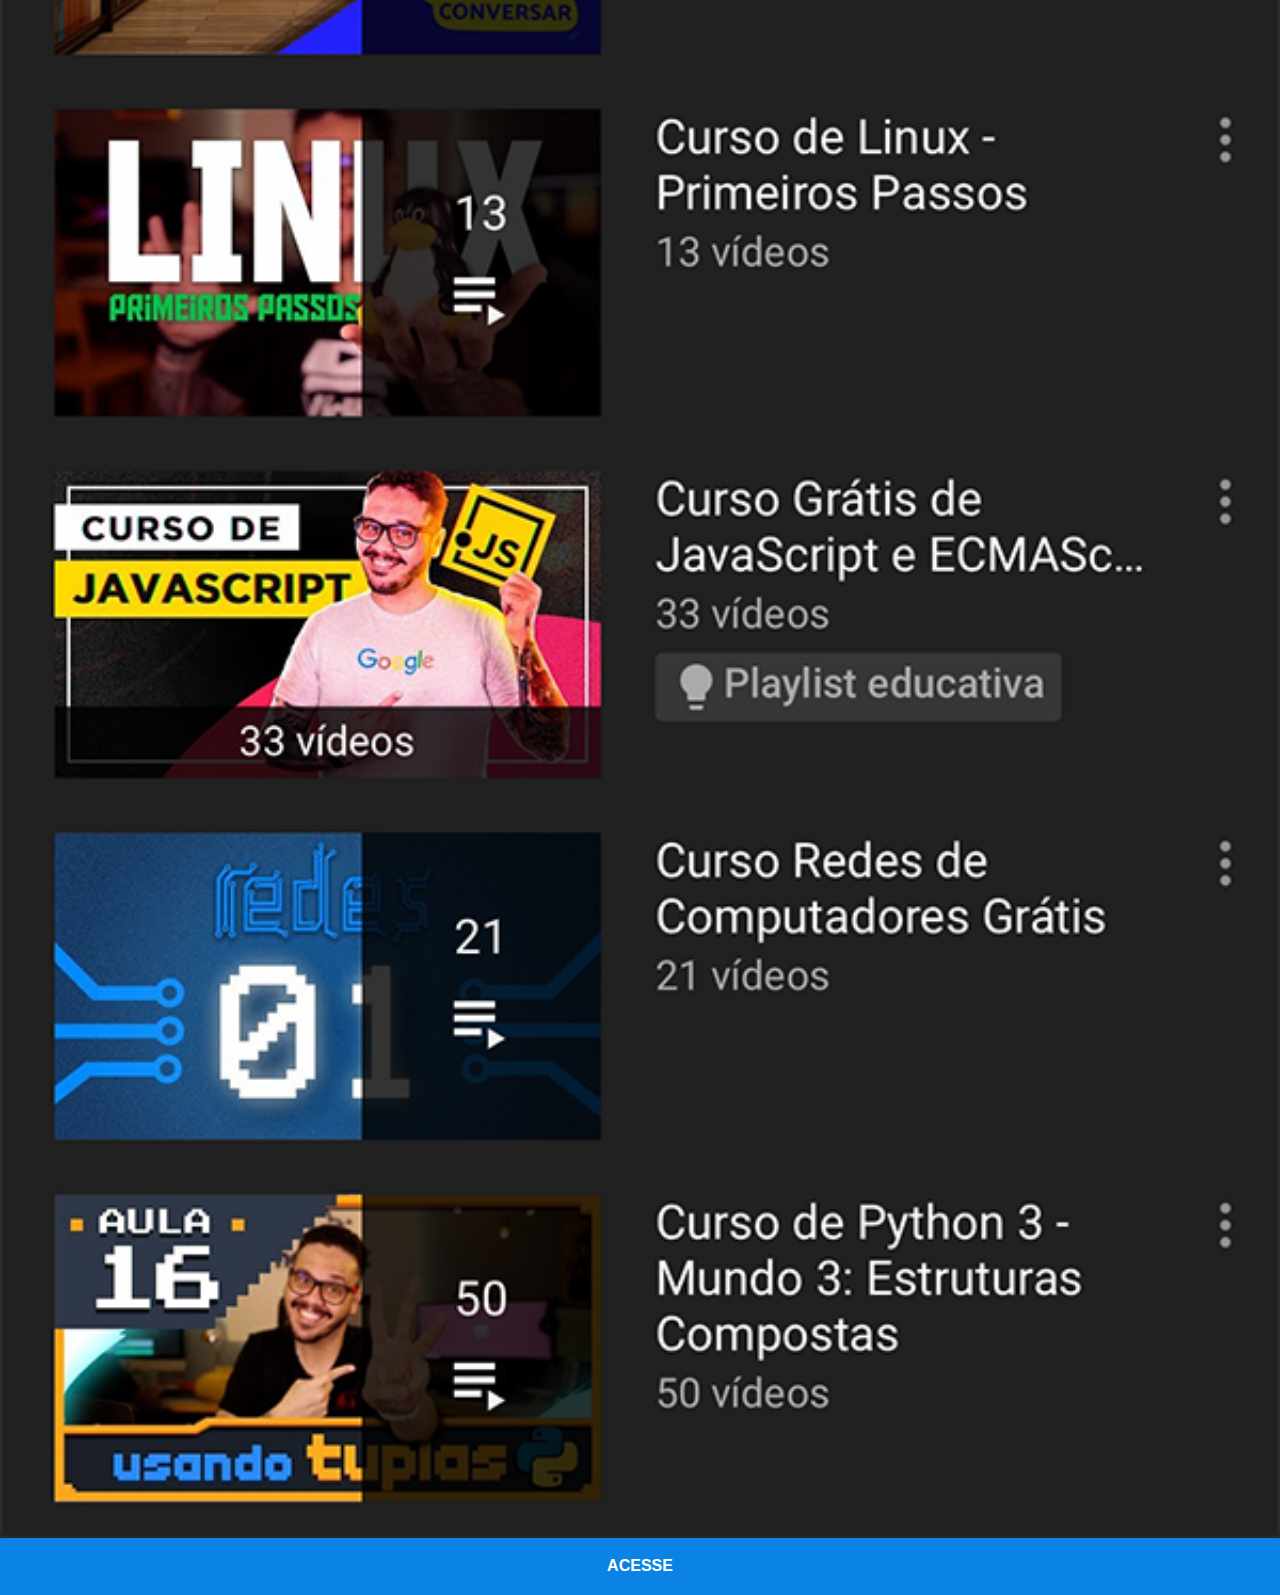
<file: youtube.html>
<!DOCTYPE html>
<html lang="pt-br">
<head>
    <meta charset="UTF-8">
    <meta name="viewport" content="width=device-width, initial-scale=1.0">
    <title>YouTube</title>
    <link rel="stylesheet" href="estilos/social.css">
    
</head>
<body>
    <img src="imagens/tela-youtube.png" alt="YouTube">
    <a href="https://www.youtube.com/@CursoemVideo/playlists" target="_blank">ACESSE</a>
</body>
</html>
</file>
<file: estilos/style.css>
@charset "UTF-8";

* {
    margin: 0px;
    padding: 0px;
    font-family: Arial, Helvetica, sans-serif;
}

html, body {
    height: 100vh;
    width: 100vw;
}

body {
    background: url(../imagens/fundo-madeira.jpg) no-repeat top center;
    background-size: cover;
    background-attachment: fixed;
}
::-webkit-scrollbar {
    display: none;
}
main {
    position: relative;
    height: 100vh;
}

#telefone {
    position: absolute;
    top: 50%;
    left: 50%;
    transform: translate(-50%, -50%);

    height: 628px;
    width: 311px;
    background-color: aqua;
    background: url(../imagens/frame-iphone.png) no-repeat;
}
iframe#tela {
    position: relative;
    top: 80px;
    left: 23px;
    width: 267px;
    height: 471px;
}
#redes-sociais {
    text-align: right;
}
#redes-sociais img {
    width: 50px;
    margin: 10px;
    border-radius: 50%;
    box-shadow: 2px 2px 5px rgba(0, 0, 0, 0.404);
    box-sizing: border-box;
}
#redes-sociais img:hover {
    border: 3px solid rgba(255, 255, 255, 0.638);
    transform: translate(-3px, -3px);
    box-shadow: 5px 5px 10px rgba(0, 0, 0, 0.624);
    transition: transform .3s;
}
</file>
<file: estilos/social.css>
* {
    margin: 0px;
    padding: 0px;
    font-family: Arial, Helvetica, sans-serif;
}
/*::-webkit-scrollbar {
    width: 0px;
    height: 0px;} */        
img {
    width: 100%;
}
a {
    display: block;
    background-color: rgb(11, 131, 228);
    color: white;
    padding: 20px;
    text-align: center;
    font-weight: bolder;
    text-decoration: none;
    margin-top: -5px;
}
a:hover {
    background-color: rgb(10, 107, 187);
}
</file>
